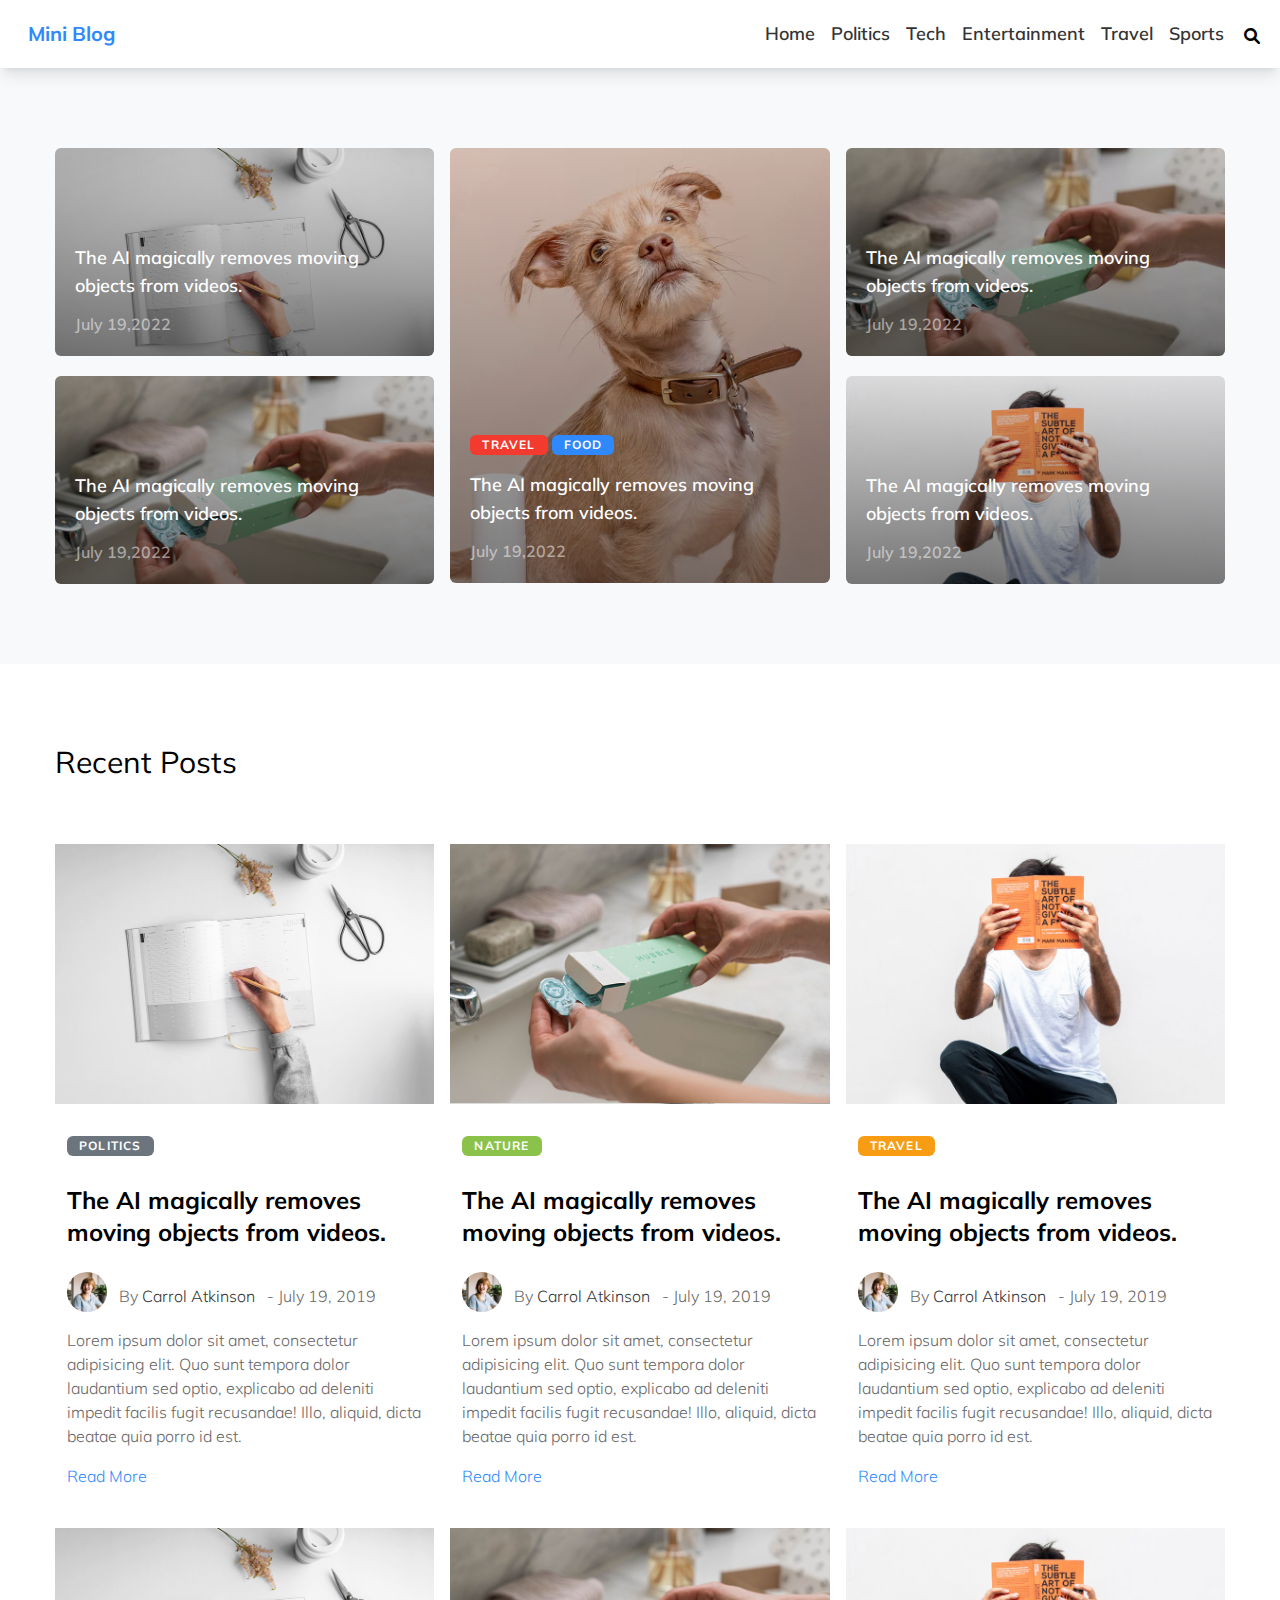
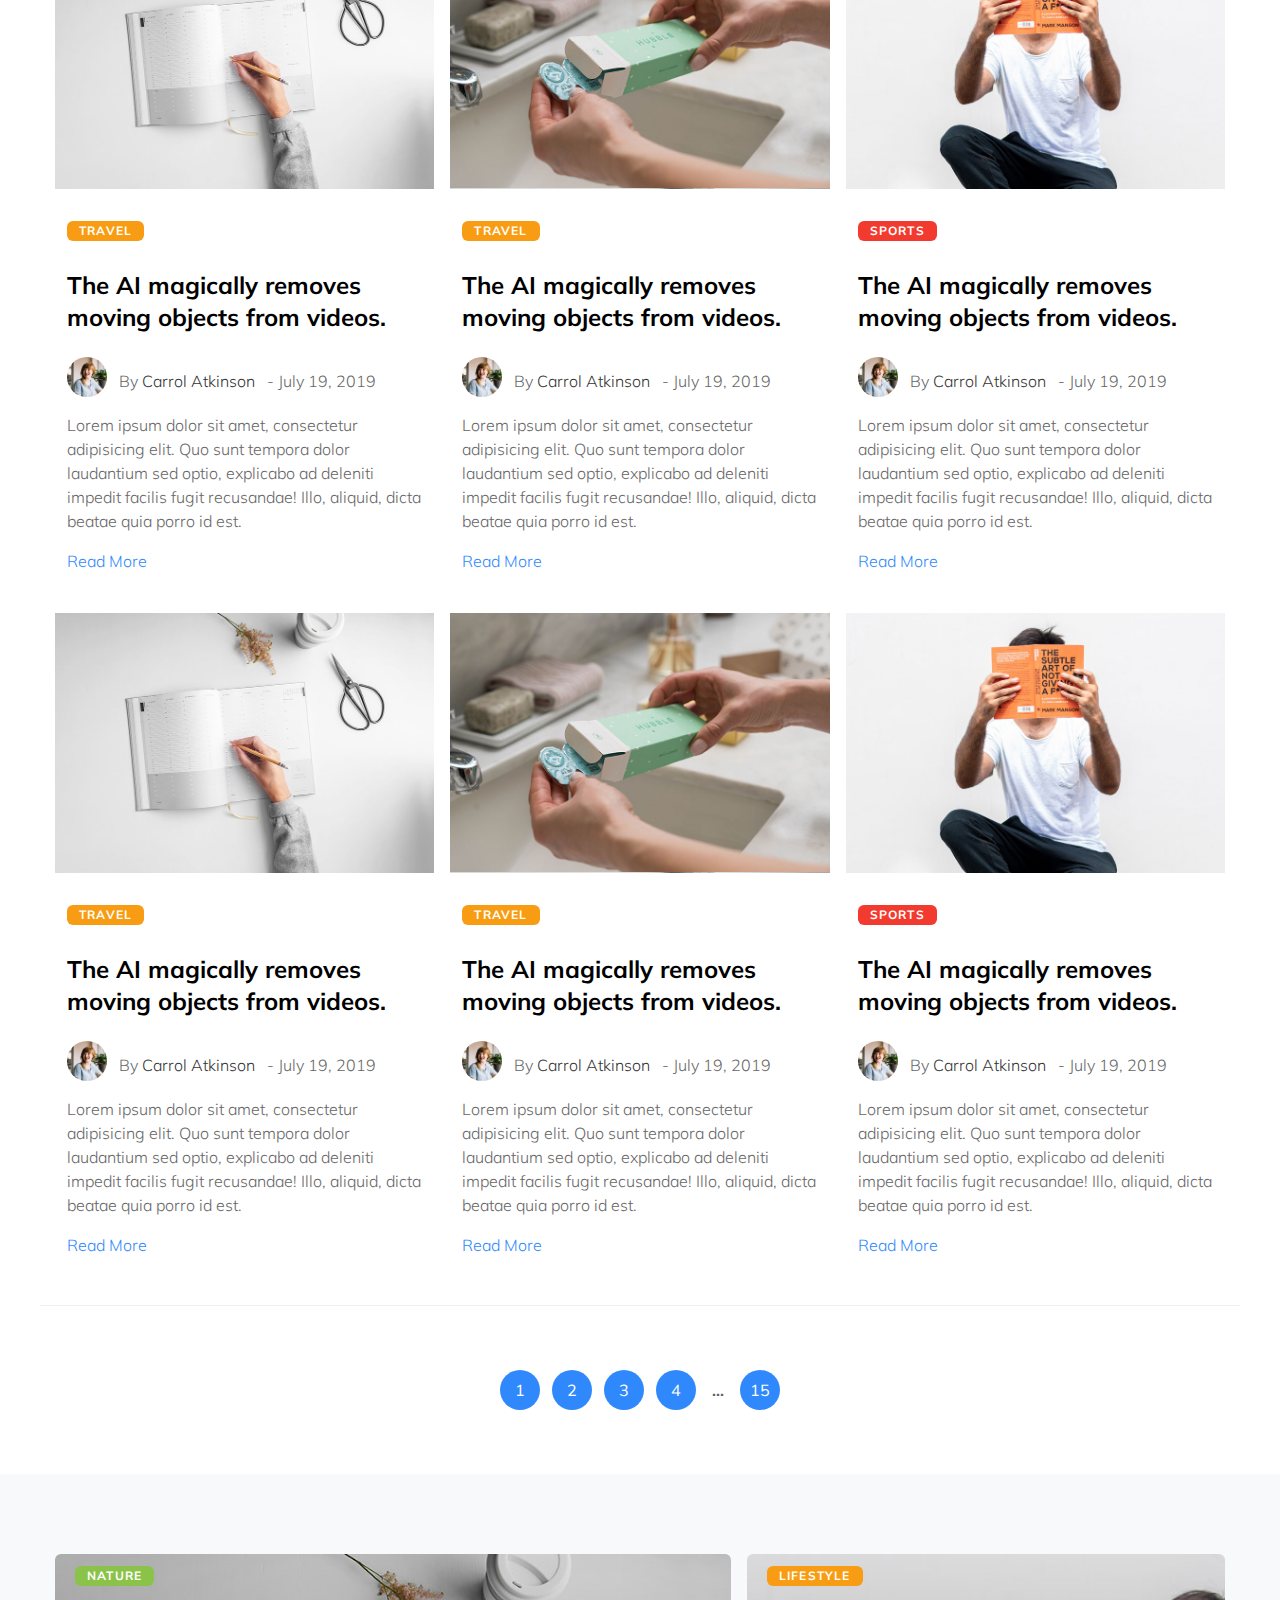
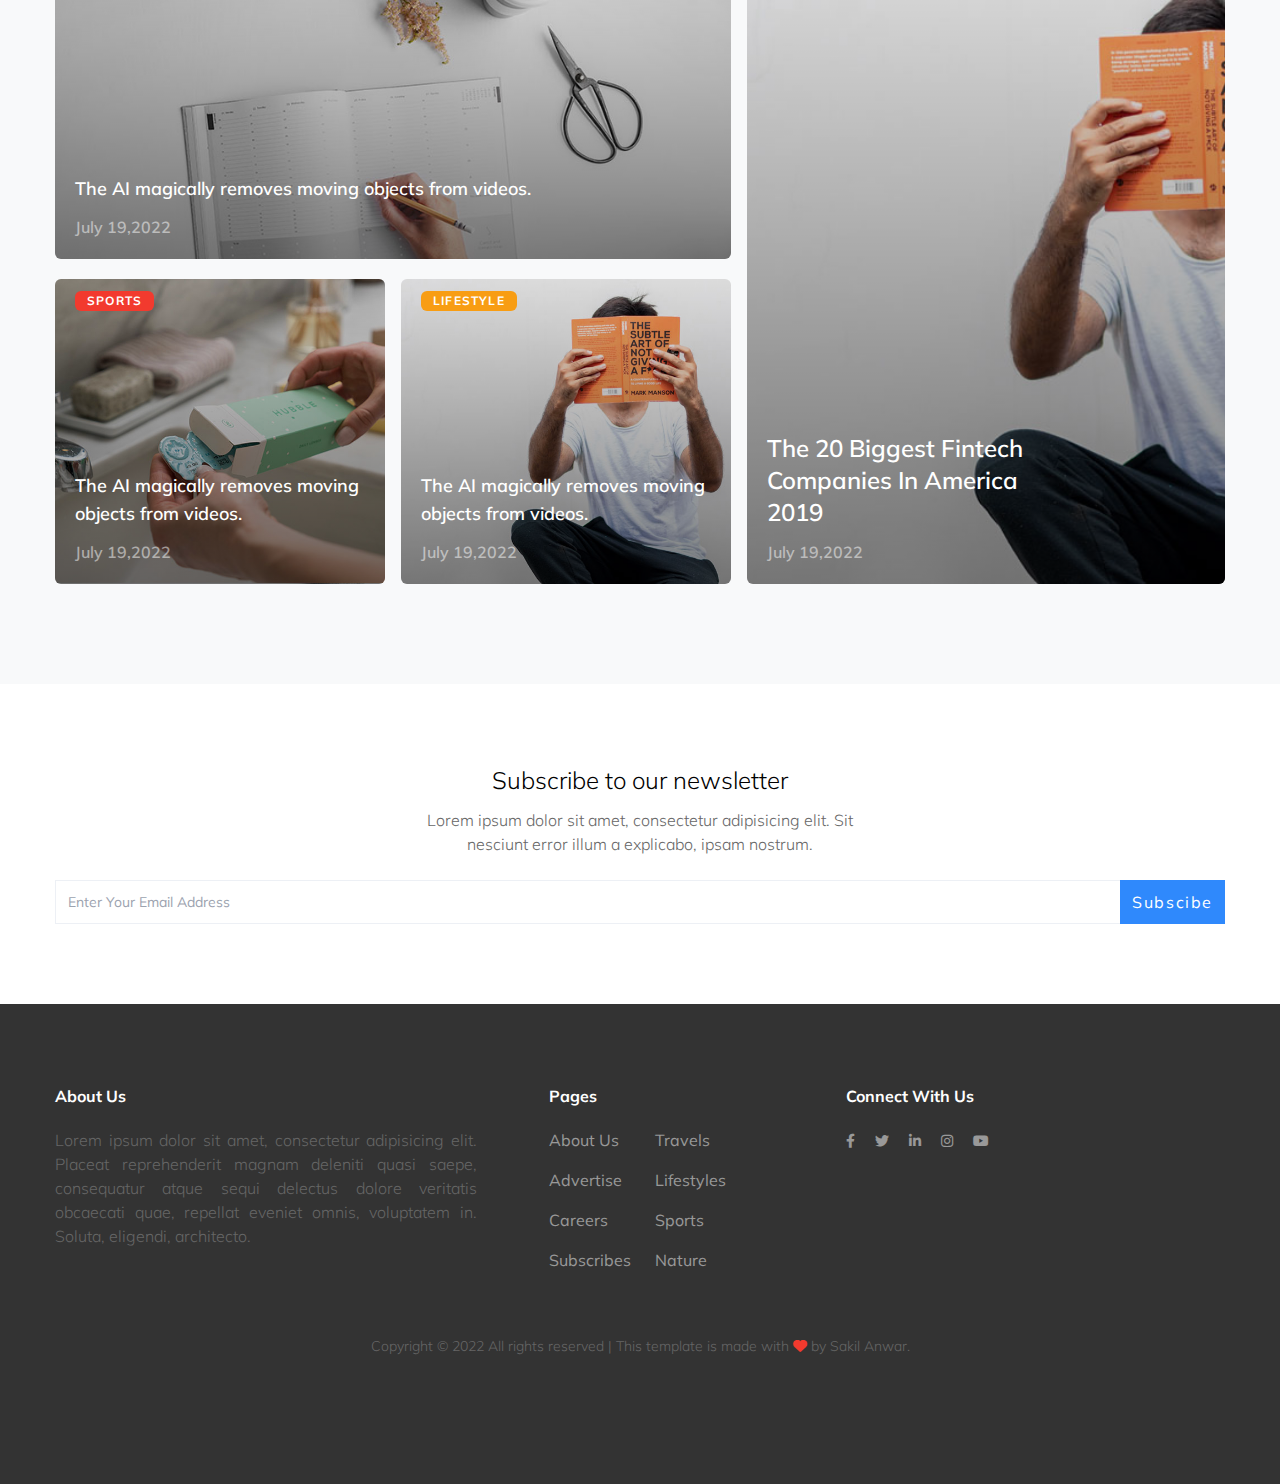
<file: index.html>
<!DOCTYPE html>
<html lang="en">

<head>
    <meta charset="UTF-8">
    <meta http-equiv="X-UA-Compatible" content="IE=edge">
    <meta name="viewport" content="width=device-width, initial-scale=1.0">
    <title>MiniBlog</title>
    <!-- css -->
    <link rel="stylesheet" href="assets/font-awesome.min.css">
    <link rel="stylesheet" href="vendor/aos/aos.min.css">
    <link rel="stylesheet" href="vendor/tingle/tingle.min.css">
    <link rel="stylesheet" href="vendor/tinyslider/tinyslider.css">
    <link rel="stylesheet" href="style.css">
</head>

<body class="font-mulish">
    <!-- header -->

    <header class="shadow-lg relative">
        <!-- nav area -->
        <div>
            <div class="row">
                <div class="col-span-3">
                    <!-- logo -->
                    <a href="#" class="block font-bold py-5 text-xl hover:text-blue pl-7 ">Mini Blog</a>
                </div>
                <!-- nav menu -->
                <div class="col-span-9 flex justify-end ">
                    <nav class="primaryNav hidden lg:block ">
                        <ul>
                            <li><a href="index.html">Home</a></li>
                            <li><a href="category.html">politics</a></li>
                            <li><a href="category.html">tech</a></li>
                            <li><a href="category.html">entertainment</a></li>
                            <li><a href="category.html">travel</a></li>
                            <li><a href="category.html">sports</a></li>
                        </ul>
                    </nav>
                    <div class="hidden lg:block pr-5">
                        <a href="#" class="block ml-5 pt-6 text-base hover:text-blue">
                            <i class="fa fa-search"></i>
                        </a>
                    </div>
                </div>
            </div>
            <!-- mobile menu bar -->
            <div class="absolute top-7 right-10 lg:hidden menuBarIcon">
                <button type="button" class="z-50 relative"><i class="fa fa-bars"></i></button>
            </div>
    </header>
    <!-- blog header -->
    <section class="bg-gray py-20">
        <div class="container">
            <div class="row">
                <div class="col-span-12 md:col-span-4">
                    <!-- featured blog left -->
                    <div>
                        <a href="single.html">
                            <div class="blog-card mb-5 bg-[url('./assets/img/blog/blog1.jpg')]">

                                <div class="relative">
                                    <h2 class="blog-title">The AI magically removes moving objects from videos.</h2>
                                    <span class="block text-lightwhite font-semibold">July 19,2022</span>
                                </div>

                            </div>
                        </a>
                        <a href="single.html">
                            <div class="blog-card bg-[url('./assets/img/blog/blog2.jpg')]">

                                <div class="relative">
                                    <h2 class="blog-title">The AI magically removes moving objects from videos.</h2>
                                    <span class="block text-lightwhite font-semibold">July 19,2022</span>
                                </div>
                            </div>
                        </a>
                    </div>

                </div>
                <div class="hidden md:block md:col-span-4">
                    <!-- featured blog big -->
                    <a href="single.html">
                        <div class="blog-card bg-[url('./assets/img/blog/blog5.jpg')] h-435">

                            <div class="relative">
                                <div class="mb-4">
                                    <a href="category.html" class="btn btn-danger">travel</a>
                                    <a href="category.html" class="btn btn-blue">Food</a>
                                </div>
                                <h2 class="blog-title">The AI magically removes moving objects from videos.</h2>
                                <span class="block text-lightwhite font-semibold">July 19,2022</span>
                            </div>
                        </div>
                    </a>
                    <!-- featuredd blog main -->
                </div>
                <div class="col-span-12 md:col-span-4">
                    <!-- featured blog right -->
                    <div>
                        <a href="#">
                            <div class="blog-card mb-5 bg-[url('./assets/img/blog/blog3.jpg')]">

                                <div class="relative">
                                    <h2 class="blog-title">The AI magically removes moving objects from videos.</h2>
                                    <span class="block text-lightwhite font-semibold">July 19,2022</span>
                                </div>

                            </div>
                        </a>
                        <a href="single.html">
                            <div class="blog-card bg-[url('./assets/img/blog/blog4.jpg')]">

                                <div class="relative">
                                    <h2 class="blog-title">The AI magically removes moving objects from videos.</h2>
                                    <span class="block text-lightwhite font-semibold">July 19,2022</span>
                                </div>
                            </div>
                        </a>
                    </div>

                </div>
            </div>
        </div>
    </section>
    <!-- recent post -->
    <section class="pt-20 ">
        <div class="container  border-b border-softwhite">
            <div class="row">
                <div class="col-span-12">
                    <div class="mb-16">
                        <h2 class="text-3xl font-normal">Recent Posts</h2>
                    </div>
                </div>
            </div>
            <!-- blog items -->
            <div class="row gap-y-10 pb-12">
                <div class="col-span-12 lg:col-span-4">
                    <div>
                        <!-- single blog post -->
                        <div>
                            <a href="single.html">
                                <img src="assets/img/blog/blog1.jpg" alt="blog thumbnail">
                            </a>
                        </div>
                        <!-- post excerpt -->
                        <div class="px-3">
                            <div class="my-7">
                                <!-- post category -->
                                <a href="category.html" class="btn btn-dark ">politics</a>
                            </div>
                            <div class="mb-6">
                                <a href="single.html">
                                    <!-- post title -->
                                    <h2>The AI magically removes moving objects from videos.</h2>
                                </a>
                            </div>
                            <div class="flex align-middle">
                                <!-- author meta -->
                                <figure>
                                    <img src="assets/img/author/author.webp" alt="author"
                                        class="h-10 w-10 rounded-full">
                                </figure>
                                <p><span class="pt-3 pl-3 inline-flex">By</span> <a href="#" class="text-black">Carrol
                                        Atkinson</a></p>
                                <p class="pt-3 ml-3">- July 19, 2019</p>
                            </div>
                            <div class="mt-4">
                                <!-- short desc -->
                                <p>Lorem ipsum dolor sit amet, consectetur adipisicing elit. Quo sunt tempora dolor
                                    laudantium sed optio, explicabo ad
                                    deleniti impedit facilis fugit recusandae! Illo, aliquid, dicta beatae quia porro id
                                    est.</p>
                            </div>
                            <div class="mt-4">
                                <!-- button -->
                                <a href="single.html" class="btn-noborder">Read More</a>
                            </div>
                        </div>
                        <!-- single blog post -->
                    </div>
                </div>
                <div class="col-span-12 lg:col-span-4">
                    <div>
                        <!-- single blog post -->
                        <div>
                            <a href="single.html">
                                <img src="assets/img/blog/blog2.jpg" alt="blog thumbnail">
                            </a>
                        </div>
                        <!-- post excerpt -->
                        <div class="px-3">
                            <div class="my-7">
                                <!-- post category -->
                                <a href="#" class="btn btn-green ">Nature</a>
                            </div>
                            <div class="mb-6">
                                <a href="single.html">
                                    <!-- post title -->
                                    <h2>The AI magically removes moving objects from videos.</h2>
                                </a>
                            </div>
                            <div class="flex align-middle">
                                <!-- author meta -->
                                <figure>
                                    <img src="assets/img/author/author.webp" alt="author"
                                        class="h-10 w-10 rounded-full">
                                </figure>
                                <p><span class="pt-3 pl-3 inline-flex">By</span> <a href="#" class="text-black">Carrol
                                        Atkinson</a></p>
                                <p class="pt-3 ml-3">- July 19, 2019</p>
                            </div>
                            <div class="mt-4">
                                <!-- short desc -->
                                <p>Lorem ipsum dolor sit amet, consectetur adipisicing elit. Quo sunt tempora dolor
                                    laudantium sed optio, explicabo ad
                                    deleniti impedit facilis fugit recusandae! Illo, aliquid, dicta beatae quia porro id
                                    est.</p>
                            </div>
                            <div class="mt-4">
                                <!-- button -->
                                <a href="single.html" class="btn-noborder">Read More</a>
                            </div>
                        </div>
                        <!-- single blog post -->
                    </div>
                </div>
                <div class="col-span-12 lg:col-span-4">
                    <div>
                        <!-- single blog post -->
                        <div>
                            <a href="single.html">
                                <img src="assets/img/blog/blog4.jpg" alt="blog thumbnail">
                            </a>
                        </div>
                        <!-- post excerpt -->
                        <div class="px-3">
                            <div class="my-7">
                                <!-- post category -->
                                <a href="category.html" class="btn btn-warning ">Travel</a>
                            </div>
                            <div class="mb-6">
                                <a href="single.html">
                                    <!-- post title -->
                                    <h2>The AI magically removes moving objects from videos.</h2>
                                </a>
                            </div>
                            <div class="flex align-middle">
                                <!-- author meta -->
                                <figure>
                                    <img src="assets/img/author/author.webp" alt="author"
                                        class="h-10 w-10 rounded-full">
                                </figure>
                                <p><span class="pt-3 pl-3 inline-flex">By</span> <a href="#" class="text-black">Carrol
                                        Atkinson</a></p>
                                <p class="pt-3 ml-3">- July 19, 2019</p>
                            </div>
                            <div class="mt-4">
                                <!-- short desc -->
                                <p>Lorem ipsum dolor sit amet, consectetur adipisicing elit. Quo sunt tempora dolor
                                    laudantium sed optio, explicabo ad
                                    deleniti impedit facilis fugit recusandae! Illo, aliquid, dicta beatae quia porro id
                                    est.</p>
                            </div>
                            <div class="mt-4">
                                <!-- button -->
                                <a href="#" class="btn-noborder">Read More</a>
                            </div>
                        </div>
                        <!-- single blog post -->
                    </div>
                </div>
                <div class="col-span-12 lg:col-span-4">
                    <div>
                        <!-- single blog post -->
                        <div>
                            <a href="single.html">
                                <img src="assets/img/blog/blog1.jpg" alt="blog thumbnail">
                            </a>
                        </div>
                        <!-- post excerpt -->
                        <div class="px-3">
                            <div class="my-7">
                                <!-- post category -->
                                <a href="category.html" class="btn btn-warning ">Travel</a>
                            </div>
                            <div class="mb-6">
                                <a href="single.html">
                                    <!-- post title -->
                                    <h2>The AI magically removes moving objects from videos.</h2>
                                </a>
                            </div>
                            <div class="flex align-middle">
                                <!-- author meta -->
                                <figure>
                                    <img src="assets/img/author/author.webp" alt="author"
                                        class="h-10 w-10 rounded-full">
                                </figure>
                                <p><span class="pt-3 pl-3 inline-flex">By</span> <a href="#" class="text-black">Carrol
                                        Atkinson</a></p>
                                <p class="pt-3 ml-3">- July 19, 2019</p>
                            </div>
                            <div class="mt-4">
                                <!-- short desc -->
                                <p>Lorem ipsum dolor sit amet, consectetur adipisicing elit. Quo sunt tempora dolor
                                    laudantium sed optio, explicabo ad
                                    deleniti impedit facilis fugit recusandae! Illo, aliquid, dicta beatae quia porro id
                                    est.</p>
                            </div>
                            <div class="mt-4">
                                <!-- button -->
                                <a href="#" class="btn-noborder">Read More</a>
                            </div>
                        </div>
                        <!-- single blog post -->
                    </div>
                </div>
                <div class="col-span-12 lg:col-span-4">
                    <div>
                        <!-- single blog post -->
                        <div>
                            <a href="#">
                                <img src="assets/img/blog/blog2.jpg" alt="blog thumbnail">
                            </a>
                        </div>
                        <!-- post excerpt -->
                        <div class="px-3">
                            <div class="my-7">
                                <!-- post category -->
                                <a href="category.html" class="btn btn-warning ">Travel</a>
                            </div>
                            <div class="mb-6">
                                <a href="single.html">
                                    <!-- post title -->
                                    <h2>The AI magically removes moving objects from videos.</h2>
                                </a>
                            </div>
                            <div class="flex align-middle">
                                <!-- author meta -->
                                <figure>
                                    <img src="assets/img/author/author.webp" alt="author"
                                        class="h-10 w-10 rounded-full">
                                </figure>
                                <p><span class="pt-3 pl-3 inline-flex">By</span> <a href="#" class="text-black">Carrol
                                        Atkinson</a></p>
                                <p class="pt-3 ml-3">- July 19, 2019</p>
                            </div>
                            <div class="mt-4">
                                <!-- short desc -->
                                <p>Lorem ipsum dolor sit amet, consectetur adipisicing elit. Quo sunt tempora dolor
                                    laudantium sed optio, explicabo ad
                                    deleniti impedit facilis fugit recusandae! Illo, aliquid, dicta beatae quia porro id
                                    est.</p>
                            </div>
                            <div class="mt-4">
                                <!-- button -->
                                <a href="#" class="btn-noborder">Read More</a>
                            </div>
                        </div>
                        <!-- single blog post -->
                    </div>
                </div>
                <div class="col-span-12 lg:col-span-4">
                    <div>
                        <!-- single blog post -->
                        <div>
                            <a href="single.html">
                                <img src="assets/img/blog/blog4.jpg" alt="blog thumbnail">
                            </a>
                        </div>
                        <!-- post excerpt -->
                        <div class="px-3">
                            <div class="my-7">
                                <!-- post category -->
                                <a href="category.html" class="btn btn-danger ">sports</a>
                            </div>
                            <div class="mb-6">
                                <a href="single.html">
                                    <!-- post title -->
                                    <h2>The AI magically removes moving objects from videos.</h2>
                                </a>
                            </div>
                            <div class="flex align-middle">
                                <!-- author meta -->
                                <figure>
                                    <img src="assets/img/author/author.webp" alt="author"
                                        class="h-10 w-10 rounded-full">
                                </figure>
                                <p><span class="pt-3 pl-3 inline-flex">By</span> <a href="#" class="text-black">Carrol
                                        Atkinson</a></p>
                                <p class="pt-3 ml-3">- July 19, 2019</p>
                            </div>
                            <div class="mt-4">
                                <!-- short desc -->
                                <p>Lorem ipsum dolor sit amet, consectetur adipisicing elit. Quo sunt tempora dolor
                                    laudantium sed optio, explicabo ad
                                    deleniti impedit facilis fugit recusandae! Illo, aliquid, dicta beatae quia porro id
                                    est.</p>
                            </div>
                            <div class="mt-4">
                                <!-- button -->
                                <a href="#" class="btn-noborder">Read More</a>
                            </div>
                        </div>
                        <!-- single blog post -->
                    </div>
                </div>
                <div class="col-span-12 lg:col-span-4">
                    <div>
                        <!-- single blog post -->
                        <div>
                            <a href="#">
                                <img src="assets/img/blog/blog1.jpg" alt="blog thumbnail">
                            </a>
                        </div>
                        <!-- post excerpt -->
                        <div class="px-3">
                            <div class="my-7">
                                <!-- post category -->
                                <a href="#" class="btn btn-warning ">Travel</a>
                            </div>
                            <div class="mb-6">
                                <a href="#">
                                    <!-- post title -->
                                    <h2>The AI magically removes moving objects from videos.</h2>
                                </a>
                            </div>
                            <div class="flex align-middle">
                                <!-- author meta -->
                                <figure>
                                    <img src="assets/img/author/author.webp" alt="author"
                                        class="h-10 w-10 rounded-full">
                                </figure>
                                <p><span class="pt-3 pl-3 inline-flex">By</span> <a href="#" class="text-black">Carrol
                                        Atkinson</a></p>
                                <p class="pt-3 ml-3">- July 19, 2019</p>
                            </div>
                            <div class="mt-4">
                                <!-- short desc -->
                                <p>Lorem ipsum dolor sit amet, consectetur adipisicing elit. Quo sunt tempora dolor
                                    laudantium sed optio, explicabo ad
                                    deleniti impedit facilis fugit recusandae! Illo, aliquid, dicta beatae quia porro id
                                    est.</p>
                            </div>
                            <div class="mt-4">
                                <!-- button -->
                                <a href="#" class="btn-noborder">Read More</a>
                            </div>
                        </div>
                        <!-- single blog post -->
                    </div>
                </div>
                <div class="col-span-12 lg:col-span-4">
                    <div>
                        <!-- single blog post -->
                        <div>
                            <a href="#">
                                <img src="assets/img/blog/blog2.jpg" alt="blog thumbnail">
                            </a>
                        </div>
                        <!-- post excerpt -->
                        <div class="px-3">
                            <div class="my-7">
                                <!-- post category -->
                                <a href="#" class="btn btn-warning ">Travel</a>
                            </div>
                            <div class="mb-6">
                                <a href="#">
                                    <!-- post title -->
                                    <h2>The AI magically removes moving objects from videos.</h2>
                                </a>
                            </div>
                            <div class="flex align-middle">
                                <!-- author meta -->
                                <figure>
                                    <img src="assets/img/author/author.webp" alt="author"
                                        class="h-10 w-10 rounded-full">
                                </figure>
                                <p><span class="pt-3 pl-3 inline-flex">By</span> <a href="#" class="text-black">Carrol
                                        Atkinson</a></p>
                                <p class="pt-3 ml-3">- July 19, 2019</p>
                            </div>
                            <div class="mt-4">
                                <!-- short desc -->
                                <p>Lorem ipsum dolor sit amet, consectetur adipisicing elit. Quo sunt tempora dolor
                                    laudantium sed optio, explicabo ad
                                    deleniti impedit facilis fugit recusandae! Illo, aliquid, dicta beatae quia porro id
                                    est.</p>
                            </div>
                            <div class="mt-4">
                                <!-- button -->
                                <a href="#" class="btn-noborder">Read More</a>
                            </div>
                        </div>
                        <!-- single blog post -->
                    </div>
                </div>
                <div class="col-span-12 lg:col-span-4">
                    <div>
                        <!-- single blog post -->
                        <div>
                            <a href="#">
                                <img src="assets/img/blog/blog4.jpg" alt="blog thumbnail">
                            </a>
                        </div>
                        <!-- post excerpt -->
                        <div class="px-3">
                            <div class="my-7">
                                <!-- post category -->
                                <a href="#" class="btn btn-danger ">sports</a>
                            </div>
                            <div class="mb-6">
                                <a href="#">
                                    <!-- post title -->
                                    <h2>The AI magically removes moving objects from videos.</h2>
                                </a>
                            </div>
                            <div class="flex align-middle">
                                <!-- author meta -->
                                <figure>
                                    <img src="assets/img/author/author.webp" alt="author"
                                        class="h-10 w-10 rounded-full">
                                </figure>
                                <p><span class="pt-3 pl-3 inline-flex">By</span> <a href="#" class="text-black">Carrol
                                        Atkinson</a></p>
                                <p class="pt-3 ml-3">- July 19, 2019</p>
                            </div>
                            <div class="mt-4">
                                <!-- short desc -->
                                <p>Lorem ipsum dolor sit amet, consectetur adipisicing elit. Quo sunt tempora dolor
                                    laudantium sed optio, explicabo ad
                                    deleniti impedit facilis fugit recusandae! Illo, aliquid, dicta beatae quia porro id
                                    est.</p>
                            </div>
                            <div class="mt-4">
                                <!-- button -->
                                <a href="#" class="btn-noborder">Read More</a>
                            </div>
                        </div>
                        <!-- single blog post -->
                    </div>
                </div>
            </div>
        </div>
    </section>
    <!-- custom pagination -->
    <section class="py-16">
        <div class="container">
            <div class="row">
                <div class="col-span-12 text-center">
                    <div class="custom-pagination">
                        <a href="#">1</a>
                        <a href="#">2</a>
                        <a href="#">3</a>
                        <a href="#">4</a>
                        <span class="text-shadow font-bold mx-2">...</span>
                        <a href="#">15</a>
                    </div>
                </div>
            </div>
        </div>
    </section>
    <!-- feataured posts -->
    <section class="bg-gray py-20">
        <div class="container">
            <div class="row">
                <div class="col-span-12 lg:col-span-7 ">
                    <a href="#">
                        <div class="blog-card relative h-305 mb-5 bg-[url('./assets/img/blog/blog1.jpg')]">
                            <div class="absolute top-2 left">
                                <a href="#" class="btn btn-green">nature</a>
                            </div>
                            <div class="relative">
                                <h2 class="blog-title">The AI magically removes moving objects from videos.</h2>
                                <span class="block text-lightwhite font-semibold">July 19,2022</span>
                            </div>

                        </div>
                    </a>
                    <!-- small post -->
                    <div class="row">
                        <div class="col-span-12 lg:col-span-6">
                            <a href="#">
                                <div class="blog-card relative h-305 mb-5 bg-[url('./assets/img/blog/blog2.jpg')]">
                                    <div class="absolute top-2 left">
                                        <a href="#" class="btn btn-danger">sports</a>
                                    </div>
                                    <div class="relative">
                                        <h2 class="blog-title">The AI magically removes moving objects from videos.</h2>
                                        <span class="block text-lightwhite font-semibold">July 19,2022</span>
                                    </div>

                                </div>
                            </a>
                        </div>
                        <div class="col-span-12 lg:col-span-6">
                            <a href="#">
                                <div class="blog-card relative h-305 mb-5 bg-[url('./assets/img/blog/blog4.jpg')]">
                                    <div class="absolute top-2 left">
                                        <a href="#" class="btn btn-warning">lifestyle</a>
                                    </div>
                                    <div class="relative">
                                        <h2 class="blog-title">The AI magically removes moving objects from videos.</h2>
                                        <span class="block text-lightwhite font-semibold">July 19,2022</span>
                                    </div>

                                </div>
                            </a>
                        </div>
                    </div>
                </div>
                <div class="col-span-12  lg:col-span-5">
                    <a href="#">
                        <div class="blog-card relative h-630 mb-5 bg-[url('./assets/img/blog/blog4.jpg')]">
                            <div class="absolute top-2 left">
                                <a href="#" class="btn btn-warning">lifestyle</a>
                            </div>
                            <div class="relative">
                                <h2 class="blog-title text-2xl">The 20 Biggest Fintech <br> Companies In America <br>
                                    2019</h2>
                                <span class="block text-lightwhite font-semibold">July 19,2022</span>
                            </div>

                        </div>
                    </a>
                </div>
            </div>
        </div>
    </section>
    <!-- subscribe  -->
    <section class="py-20">
        <div class="container">
            <div class="row">
                <div class="col-span-12">
                    <div class="text-center">
                        <h2 class="font-light mb-3">Subscribe to our newsletter</h2>
                        <p>Lorem ipsum dolor sit amet, consectetur adipisicing elit. Sit <br> nesciunt error illum a
                            explicabo, ipsam nostrum.</p>
                        <!-- form -->
                        <form action="#" class="mt-6">
                            <div class="flex justify-center">
                                <input type="email" placeholder="enter your email address" class="form-control">
                                <input type="submit" class="btn btn-primary" value="subscibe">
                            </div>
                        </form>
                    </div>
                </div>
            </div>
        </div>
    </section>
    <!-- footer -->
    <footer class="bg-black py-20">
        <div class="container">
            <div class="row">
                <div class="col-span-12  smd:col-span-6 lg:col-span-5">

                    <div class="md:pr-14">
                        <!-- footer heading -->
                        <div>
                            <h2 class="footer-title">About Us</h2>
                        </div>
                        <div>
                            <p class="text-justify">Lorem ipsum dolor sit amet, consectetur adipisicing elit. Placeat
                                reprehenderit
                                magnam
                                deleniti quasi saepe, consequatur
                                atque sequi delectus dolore veritatis obcaecati quae, repellat eveniet omnis,
                                voluptatem
                                in.
                                Soluta, eligendi,
                                architecto.</p>
                        </div>
                    </div>
                </div>

                <div class="col-span-12 smd:col-span-6  md:col-span-3">
                    <div>
                        <h2 class="footer-title">Pages</h2>
                    </div>
                    <div class="flex justify-between sm:justify-start">
                        <!-- footer nav -->
                        <nav class="footer-nav ">
                            <ul>
                                <li><a href="#">About us</a></li>
                                <li><a href="#">Advertise</a></li>
                                <li><a href="#">careers</a></li>
                                <li><a href="#">subscribes</a></li>
                            </ul>
                        </nav>

                        <nav class="footer-nav  sm:pl-6">
                            <ul>
                                <li><a href="#">travels</a></li>
                                <li><a href="#">lifestyles</a></li>
                                <li><a href="#">sports</a></li>
                                <li><a href="#">nature</a></li>
                            </ul>
                        </nav>
                    </div>
                </div>

                <div class="col-span-12 md:col-span-4">
                    <div>
                        <div>
                            <h2 class="footer-title">Connect With Us</h2>
                        </div>
                        <!-- social menu -->
                        <div class="social-items">
                            <a href="#"><i class="fa-brands fa-facebook-f"></i></a>
                            <a href="#"><i class="fa-brands fa-twitter"></i></a>
                            <a href="#"><i class="fa-brands fa-linkedin-in"></i></a>
                            <a href="#"><i class="fa-brands fa-instagram"></i></a>
                            <a href="#"><i class="fa-brands fa-youtube"></i></a>
                        </div>
                    </div>
                </div>

            </div>
            <!-- footer bottom -->
            <div class="row">
                <div class="col-span-12 py-12 ">
                    <p class="text-center text-sm">
                        Copyright &copy; 2022 All rights reserved | This template is made with <i class="fa fa-heart text-danger"></i> by Sakil Anwar.
                    </p>
                </div>
            </div>
        </div>
    </footer>
    <script src="vendor/aos/aos.min.js"></script>
    <script src="vendor/tingle/tingle.min.js"></script>
    <script src="vendor/tinyslider/tinyslider.js"></script>
    <script src="./assets/js/script.js"></script>
    <script src="./assets/js/code.js"></script>
</body>

</html>
</file>
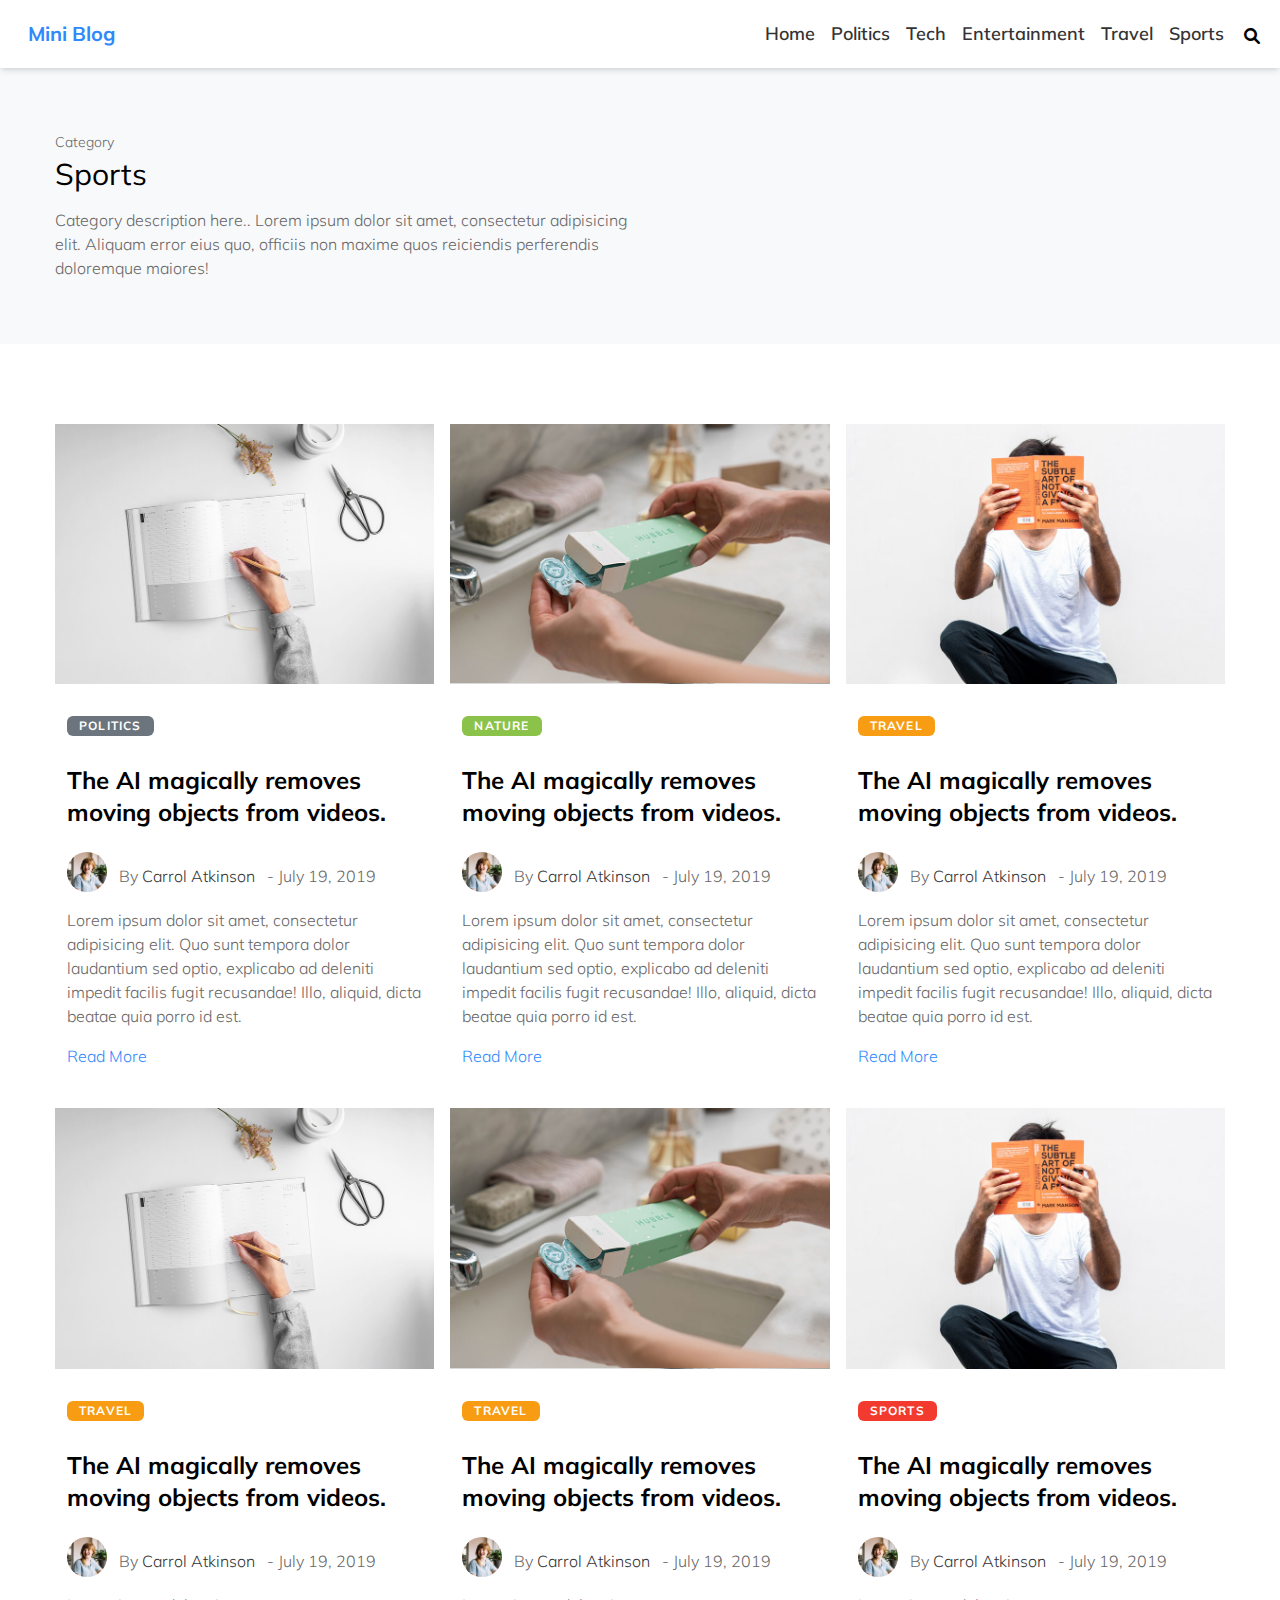
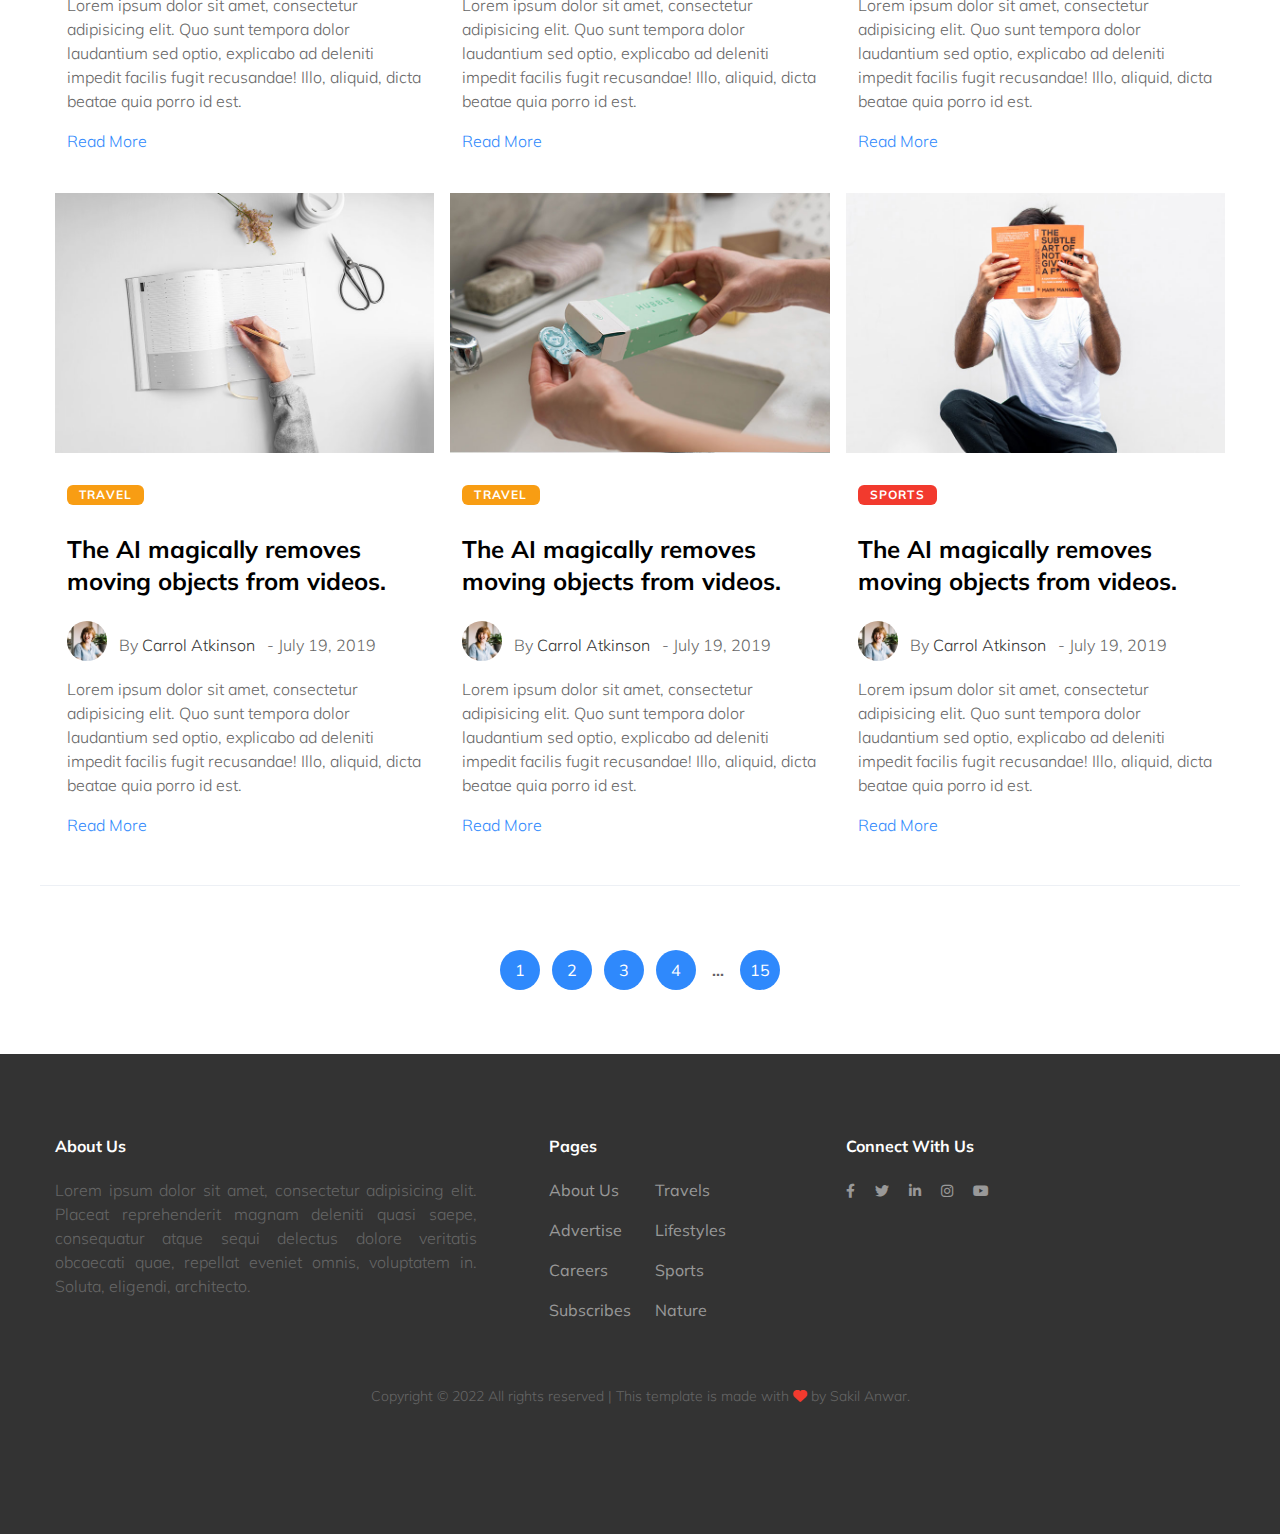
<file: category.html>
<!DOCTYPE html>
<html lang="en">

<head>
    <meta charset="UTF-8">
    <meta http-equiv="X-UA-Compatible" content="IE=edge">
    <meta name="viewport" content="width=device-width, initial-scale=1.0">
    <title>MiniBlog</title>
    <!-- css -->
    <link rel="stylesheet" href="assets/font-awesome.min.css">
    <link rel="stylesheet" href="vendor/aos/aos.min.css">
    <link rel="stylesheet" href="vendor/tingle/tingle.min.css">
    <link rel="stylesheet" href="vendor/tinyslider/tinyslider.css">
    <link rel="stylesheet" href="style.css">
</head>

<body class="font-mulish">
    <!-- header -->

    <header class="shadow-md relative">
        <!-- nav area -->
        <div>
            <div class="row">
                <div class="col-span-3">
                    <!-- logo -->
                    <a href="#" class="block font-bold py-5 text-xl hover:text-blue pl-7 ">Mini Blog</a>
                </div>
                <!-- nav menu -->
                <div class="col-span-9 flex justify-end">
                    <nav class="primaryNav hidden lg:block">
                        <ul>
                            <li><a href="index.html">Home</a></li>
                            <li><a href="category.html">politics</a></li>
                            <li><a href="category.html">tech</a></li>
                            <li><a href="category.html">entertainment</a></li>
                            <li><a href="category.html">travel</a></li>
                            <li><a href="category.html">sports</a></li>
                        </ul>
                    </nav>
                    <div class="hidden lg:block pr-5">
                        <a href="#" class="block ml-5 pt-6 text-base hover:text-blue">
                            <i class="fa fa-search"></i>
                        </a>
                    </div>
                </div>
            </div>
            <!-- mobile menu bar -->
            <div class="absolute top-7 right-10 lg:hidden menuBarIcon">
                <button type="button" class="z-50 relative"><i class="fa fa-bars"></i></button>
            </div>
    </header>
    <!-- category  page -->
    <section class="bg-gray py-16">
        <div class="container">
            <div class="row">
                <div class="col-span-12 lg:col-span-6">
                    <span class="text-secondary font-light block mb-1 text-sm">Category</span>
                    <h2 class="text-3xl font-normal mb-4">Sports</h2>
                    <p>Category description here.. Lorem ipsum dolor sit amet, consectetur adipisicing elit. Aliquam
                        error eius quo, officiis
                        non maxime quos reiciendis perferendis doloremque maiores!</p>
                </div>
            </div>
        </div>
    </section>
    <!-- recent post -->
    <section class="pt-20 ">
        <div class="container  border-b border-softwhite">
            <!-- blog items -->
            <div class="row gap-y-10 pb-12">
                <div class="col-span-12 lg:col-span-4">
                    <div>
                        <!-- single blog post -->
                        <div>
                            <a href="single.html">
                                <img src="assets/img/blog/blog1.jpg" alt="blog thumbnail">
                            </a>
                        </div>
                        <!-- post excerpt -->
                        <div class="px-3">
                            <div class="my-7">
                                <!-- post category -->
                                <a href="category.html" class="btn btn-dark ">politics</a>
                            </div>
                            <div class="mb-6">
                                <a href="single.html">
                                    <!-- post title -->
                                    <h2>The AI magically removes moving objects from videos.</h2>
                                </a>
                            </div>
                            <div class="flex align-middle">
                                <!-- author meta -->
                                <figure>
                                    <img src="assets/img/author/author.webp" alt="author"
                                        class="h-10 w-10 rounded-full">
                                </figure>
                                <p><span class="pt-3 pl-3 inline-flex">By</span> <a href="#" class="text-black">Carrol
                                        Atkinson</a></p>
                                <p class="pt-3 ml-3">- July 19, 2019</p>
                            </div>
                            <div class="mt-4">
                                <!-- short desc -->
                                <p>Lorem ipsum dolor sit amet, consectetur adipisicing elit. Quo sunt tempora dolor
                                    laudantium sed optio, explicabo ad
                                    deleniti impedit facilis fugit recusandae! Illo, aliquid, dicta beatae quia porro id
                                    est.</p>
                            </div>
                            <div class="mt-4">
                                <!-- button -->
                                <a href="#" class="btn-noborder">Read More</a>
                            </div>
                        </div>
                        <!-- single blog post -->
                    </div>
                </div>
                <div class="col-span-12 lg:col-span-4">
                    <div>
                        <!-- single blog post -->
                        <div>
                            <a href="#">
                                <img src="assets/img/blog/blog2.jpg" alt="blog thumbnail">
                            </a>
                        </div>
                        <!-- post excerpt -->
                        <div class="px-3">
                            <div class="my-7">
                                <!-- post category -->
                                <a href="#" class="btn btn-green ">Nature</a>
                            </div>
                            <div class="mb-6">
                                <a href="#">
                                    <!-- post title -->
                                    <h2>The AI magically removes moving objects from videos.</h2>
                                </a>
                            </div>
                            <div class="flex align-middle">
                                <!-- author meta -->
                                <figure>
                                    <img src="assets/img/author/author.webp" alt="author"
                                        class="h-10 w-10 rounded-full">
                                </figure>
                                <p><span class="pt-3 pl-3 inline-flex">By</span> <a href="#" class="text-black">Carrol
                                        Atkinson</a></p>
                                <p class="pt-3 ml-3">- July 19, 2019</p>
                            </div>
                            <div class="mt-4">
                                <!-- short desc -->
                                <p>Lorem ipsum dolor sit amet, consectetur adipisicing elit. Quo sunt tempora dolor
                                    laudantium sed optio, explicabo ad
                                    deleniti impedit facilis fugit recusandae! Illo, aliquid, dicta beatae quia porro id
                                    est.</p>
                            </div>
                            <div class="mt-4">
                                <!-- button -->
                                <a href="#" class="btn-noborder">Read More</a>
                            </div>
                        </div>
                        <!-- single blog post -->
                    </div>
                </div>
                <div class="col-span-12 lg:col-span-4">
                    <div>
                        <!-- single blog post -->
                        <div>
                            <a href="#">
                                <img src="assets/img/blog/blog4.jpg" alt="blog thumbnail">
                            </a>
                        </div>
                        <!-- post excerpt -->
                        <div class="px-3">
                            <div class="my-7">
                                <!-- post category -->
                                <a href="#" class="btn btn-warning ">Travel</a>
                            </div>
                            <div class="mb-6">
                                <a href="#">
                                    <!-- post title -->
                                    <h2>The AI magically removes moving objects from videos.</h2>
                                </a>
                            </div>
                            <div class="flex align-middle">
                                <!-- author meta -->
                                <figure>
                                    <img src="assets/img/author/author.webp" alt="author"
                                        class="h-10 w-10 rounded-full">
                                </figure>
                                <p><span class="pt-3 pl-3 inline-flex">By</span> <a href="#" class="text-black">Carrol
                                        Atkinson</a></p>
                                <p class="pt-3 ml-3">- July 19, 2019</p>
                            </div>
                            <div class="mt-4">
                                <!-- short desc -->
                                <p>Lorem ipsum dolor sit amet, consectetur adipisicing elit. Quo sunt tempora dolor
                                    laudantium sed optio, explicabo ad
                                    deleniti impedit facilis fugit recusandae! Illo, aliquid, dicta beatae quia porro id
                                    est.</p>
                            </div>
                            <div class="mt-4">
                                <!-- button -->
                                <a href="#" class="btn-noborder">Read More</a>
                            </div>
                        </div>
                        <!-- single blog post -->
                    </div>
                </div>
                <div class="col-span-12 lg:col-span-4">
                    <div>
                        <!-- single blog post -->
                        <div>
                            <a href="#">
                                <img src="assets/img/blog/blog1.jpg" alt="blog thumbnail">
                            </a>
                        </div>
                        <!-- post excerpt -->
                        <div class="px-3">
                            <div class="my-7">
                                <!-- post category -->
                                <a href="#" class="btn btn-warning ">Travel</a>
                            </div>
                            <div class="mb-6">
                                <a href="#">
                                    <!-- post title -->
                                    <h2>The AI magically removes moving objects from videos.</h2>
                                </a>
                            </div>
                            <div class="flex align-middle">
                                <!-- author meta -->
                                <figure>
                                    <img src="assets/img/author/author.webp" alt="author"
                                        class="h-10 w-10 rounded-full">
                                </figure>
                                <p><span class="pt-3 pl-3 inline-flex">By</span> <a href="#" class="text-black">Carrol
                                        Atkinson</a></p>
                                <p class="pt-3 ml-3">- July 19, 2019</p>
                            </div>
                            <div class="mt-4">
                                <!-- short desc -->
                                <p>Lorem ipsum dolor sit amet, consectetur adipisicing elit. Quo sunt tempora dolor
                                    laudantium sed optio, explicabo ad
                                    deleniti impedit facilis fugit recusandae! Illo, aliquid, dicta beatae quia porro id
                                    est.</p>
                            </div>
                            <div class="mt-4">
                                <!-- button -->
                                <a href="#" class="btn-noborder">Read More</a>
                            </div>
                        </div>
                        <!-- single blog post -->
                    </div>
                </div>
                <div class="col-span-12 lg:col-span-4">
                    <div>
                        <!-- single blog post -->
                        <div>
                            <a href="#">
                                <img src="assets/img/blog/blog2.jpg" alt="blog thumbnail">
                            </a>
                        </div>
                        <!-- post excerpt -->
                        <div class="px-3">
                            <div class="my-7">
                                <!-- post category -->
                                <a href="#" class="btn btn-warning ">Travel</a>
                            </div>
                            <div class="mb-6">
                                <a href="#">
                                    <!-- post title -->
                                    <h2>The AI magically removes moving objects from videos.</h2>
                                </a>
                            </div>
                            <div class="flex align-middle">
                                <!-- author meta -->
                                <figure>
                                    <img src="assets/img/author/author.webp" alt="author"
                                        class="h-10 w-10 rounded-full">
                                </figure>
                                <p><span class="pt-3 pl-3 inline-flex">By</span> <a href="#" class="text-black">Carrol
                                        Atkinson</a></p>
                                <p class="pt-3 ml-3">- July 19, 2019</p>
                            </div>
                            <div class="mt-4">
                                <!-- short desc -->
                                <p>Lorem ipsum dolor sit amet, consectetur adipisicing elit. Quo sunt tempora dolor
                                    laudantium sed optio, explicabo ad
                                    deleniti impedit facilis fugit recusandae! Illo, aliquid, dicta beatae quia porro id
                                    est.</p>
                            </div>
                            <div class="mt-4">
                                <!-- button -->
                                <a href="#" class="btn-noborder">Read More</a>
                            </div>
                        </div>
                        <!-- single blog post -->
                    </div>
                </div>
                <div class="col-span-12 lg:col-span-4">
                    <div>
                        <!-- single blog post -->
                        <div>
                            <a href="#">
                                <img src="assets/img/blog/blog4.jpg" alt="blog thumbnail">
                            </a>
                        </div>
                        <!-- post excerpt -->
                        <div class="px-3">
                            <div class="my-7">
                                <!-- post category -->
                                <a href="#" class="btn btn-danger ">sports</a>
                            </div>
                            <div class="mb-6">
                                <a href="#">
                                    <!-- post title -->
                                    <h2>The AI magically removes moving objects from videos.</h2>
                                </a>
                            </div>
                            <div class="flex align-middle">
                                <!-- author meta -->
                                <figure>
                                    <img src="assets/img/author/author.webp" alt="author"
                                        class="h-10 w-10 rounded-full">
                                </figure>
                                <p><span class="pt-3 pl-3 inline-flex">By</span> <a href="#" class="text-black">Carrol
                                        Atkinson</a></p>
                                <p class="pt-3 ml-3">- July 19, 2019</p>
                            </div>
                            <div class="mt-4">
                                <!-- short desc -->
                                <p>Lorem ipsum dolor sit amet, consectetur adipisicing elit. Quo sunt tempora dolor
                                    laudantium sed optio, explicabo ad
                                    deleniti impedit facilis fugit recusandae! Illo, aliquid, dicta beatae quia porro id
                                    est.</p>
                            </div>
                            <div class="mt-4">
                                <!-- button -->
                                <a href="#" class="btn-noborder">Read More</a>
                            </div>
                        </div>
                        <!-- single blog post -->
                    </div>
                </div>
                <div class="col-span-12 lg:col-span-4">
                    <div>
                        <!-- single blog post -->
                        <div>
                            <a href="#">
                                <img src="assets/img/blog/blog1.jpg" alt="blog thumbnail">
                            </a>
                        </div>
                        <!-- post excerpt -->
                        <div class="px-3">
                            <div class="my-7">
                                <!-- post category -->
                                <a href="#" class="btn btn-warning ">Travel</a>
                            </div>
                            <div class="mb-6">
                                <a href="#">
                                    <!-- post title -->
                                    <h2>The AI magically removes moving objects from videos.</h2>
                                </a>
                            </div>
                            <div class="flex align-middle">
                                <!-- author meta -->
                                <figure>
                                    <img src="assets/img/author/author.webp" alt="author"
                                        class="h-10 w-10 rounded-full">
                                </figure>
                                <p><span class="pt-3 pl-3 inline-flex">By</span> <a href="#" class="text-black">Carrol
                                        Atkinson</a></p>
                                <p class="pt-3 ml-3">- July 19, 2019</p>
                            </div>
                            <div class="mt-4">
                                <!-- short desc -->
                                <p>Lorem ipsum dolor sit amet, consectetur adipisicing elit. Quo sunt tempora dolor
                                    laudantium sed optio, explicabo ad
                                    deleniti impedit facilis fugit recusandae! Illo, aliquid, dicta beatae quia porro id
                                    est.</p>
                            </div>
                            <div class="mt-4">
                                <!-- button -->
                                <a href="#" class="btn-noborder">Read More</a>
                            </div>
                        </div>
                        <!-- single blog post -->
                    </div>
                </div>
                <div class="col-span-12 lg:col-span-4">
                    <div>
                        <!-- single blog post -->
                        <div>
                            <a href="#">
                                <img src="assets/img/blog/blog2.jpg" alt="blog thumbnail">
                            </a>
                        </div>
                        <!-- post excerpt -->
                        <div class="px-3">
                            <div class="my-7">
                                <!-- post category -->
                                <a href="#" class="btn btn-warning ">Travel</a>
                            </div>
                            <div class="mb-6">
                                <a href="#">
                                    <!-- post title -->
                                    <h2>The AI magically removes moving objects from videos.</h2>
                                </a>
                            </div>
                            <div class="flex align-middle">
                                <!-- author meta -->
                                <figure>
                                    <img src="assets/img/author/author.webp" alt="author"
                                        class="h-10 w-10 rounded-full">
                                </figure>
                                <p><span class="pt-3 pl-3 inline-flex">By</span> <a href="#" class="text-black">Carrol
                                        Atkinson</a></p>
                                <p class="pt-3 ml-3">- July 19, 2019</p>
                            </div>
                            <div class="mt-4">
                                <!-- short desc -->
                                <p>Lorem ipsum dolor sit amet, consectetur adipisicing elit. Quo sunt tempora dolor
                                    laudantium sed optio, explicabo ad
                                    deleniti impedit facilis fugit recusandae! Illo, aliquid, dicta beatae quia porro id
                                    est.</p>
                            </div>
                            <div class="mt-4">
                                <!-- button -->
                                <a href="#" class="btn-noborder">Read More</a>
                            </div>
                        </div>
                        <!-- single blog post -->
                    </div>
                </div>
                <div class="col-span-12 lg:col-span-4">
                    <div>
                        <!-- single blog post -->
                        <div>
                            <a href="#">
                                <img src="assets/img/blog/blog4.jpg" alt="blog thumbnail">
                            </a>
                        </div>
                        <!-- post excerpt -->
                        <div class="px-3">
                            <div class="my-7">
                                <!-- post category -->
                                <a href="#" class="btn btn-danger ">sports</a>
                            </div>
                            <div class="mb-6">
                                <a href="#">
                                    <!-- post title -->
                                    <h2>The AI magically removes moving objects from videos.</h2>
                                </a>
                            </div>
                            <div class="flex align-middle">
                                <!-- author meta -->
                                <figure>
                                    <img src="assets/img/author/author.webp" alt="author"
                                        class="h-10 w-10 rounded-full">
                                </figure>
                                <p><span class="pt-3 pl-3 inline-flex">By</span> <a href="#" class="text-black">Carrol
                                        Atkinson</a></p>
                                <p class="pt-3 ml-3">- July 19, 2019</p>
                            </div>
                            <div class="mt-4">
                                <!-- short desc -->
                                <p>Lorem ipsum dolor sit amet, consectetur adipisicing elit. Quo sunt tempora dolor
                                    laudantium sed optio, explicabo ad
                                    deleniti impedit facilis fugit recusandae! Illo, aliquid, dicta beatae quia porro id
                                    est.</p>
                            </div>
                            <div class="mt-4">
                                <!-- button -->
                                <a href="#" class="btn-noborder">Read More</a>
                            </div>
                        </div>
                        <!-- single blog post -->
                    </div>
                </div>
            </div>
        </div>
    </section>
    <!-- custom pagination -->
    <section class="py-16">
        <div class="container">
            <div class="row">
                <div class="col-span-12 text-center">
                    <div class="custom-pagination">
                        <a href="#">1</a>
                        <a href="#">2</a>
                        <a href="#">3</a>
                        <a href="#">4</a>
                        <span class="text-shadow font-bold mx-2">...</span>
                        <a href="#">15</a>
                    </div>
                </div>
            </div>
        </div>
    </section>

    <!-- footer -->
    <footer class="bg-black py-20">
        <div class="container">
            <div class="row">
                <div class="col-span-12  smd:col-span-6 lg:col-span-5">

                    <div class="md:pr-14">
                        <!-- footer heading -->
                        <div>
                            <h2 class="footer-title">About Us</h2>
                        </div>
                        <div>
                            <p class="text-justify">Lorem ipsum dolor sit amet, consectetur adipisicing elit. Placeat
                                reprehenderit
                                magnam
                                deleniti quasi saepe, consequatur
                                atque sequi delectus dolore veritatis obcaecati quae, repellat eveniet omnis,
                                voluptatem
                                in.
                                Soluta, eligendi,
                                architecto.</p>
                        </div>
                    </div>
                </div>

                <div class="col-span-12 smd:col-span-6  md:col-span-3">
                    <div>
                        <h2 class="footer-title">Pages</h2>
                    </div>
                    <div class="flex justify-between sm:justify-start">
                        <!-- footer nav -->
                        <nav class="footer-nav ">
                            <ul>
                                <li><a href="#">About us</a></li>
                                <li><a href="#">Advertise</a></li>
                                <li><a href="#">careers</a></li>
                                <li><a href="#">subscribes</a></li>
                            </ul>
                        </nav>

                        <nav class="footer-nav  sm:pl-6">
                            <ul>
                                <li><a href="#">travels</a></li>
                                <li><a href="#">lifestyles</a></li>
                                <li><a href="#">sports</a></li>
                                <li><a href="#">nature</a></li>
                            </ul>
                        </nav>
                    </div>
                </div>

                <div class="col-span-12 md:col-span-4">
                    <div>
                        <div>
                            <h2 class="footer-title">Connect With Us</h2>
                        </div>
                        <!-- social menu -->
                        <div class="social-items">
                            <a href="#"><i class="fa-brands fa-facebook-f"></i></a>
                            <a href="#"><i class="fa-brands fa-twitter"></i></a>
                            <a href="#"><i class="fa-brands fa-linkedin-in"></i></a>
                            <a href="#"><i class="fa-brands fa-instagram"></i></a>
                            <a href="#"><i class="fa-brands fa-youtube"></i></a>
                        </div>
                    </div>
                </div>

            </div>
            <!-- footer bottom -->
            <div class="row">
                <div class="col-span-12 py-12 ">
                    <p class="text-center text-sm">
                        Copyright &copy; 2022 All rights reserved | This template is made with <i
                            class="fa fa-heart text-danger"></i> by Sakil Anwar.
                    </p>
                </div>
            </div>
        </div>
    </footer>
    <script src="vendor/aos/aos.min.js"></script>
    <script src="vendor/tingle/tingle.min.js"></script>
    <script src="vendor/tinyslider/tinyslider.js"></script>
    <script src="./assets/js/script.js"></script>
    <script src="./assets/js/code.js"></script>
</body>

</html>
</file>
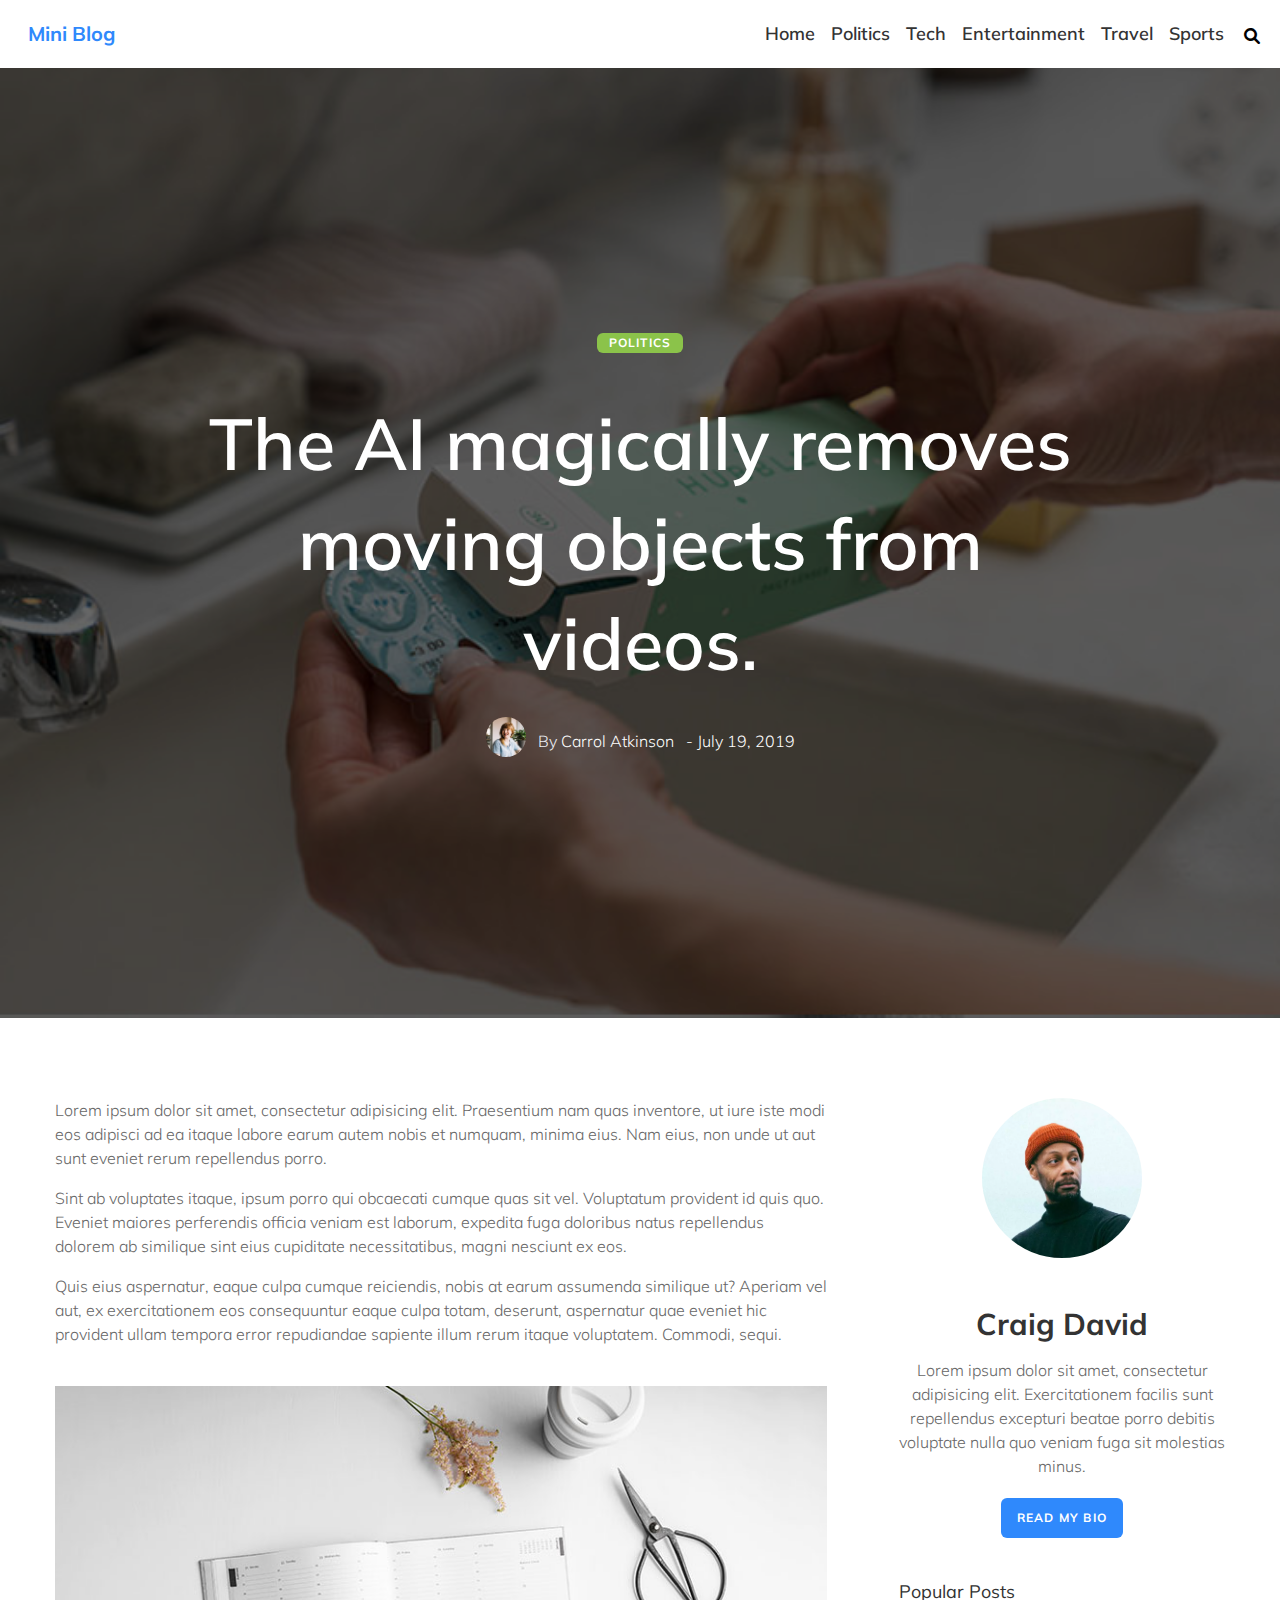
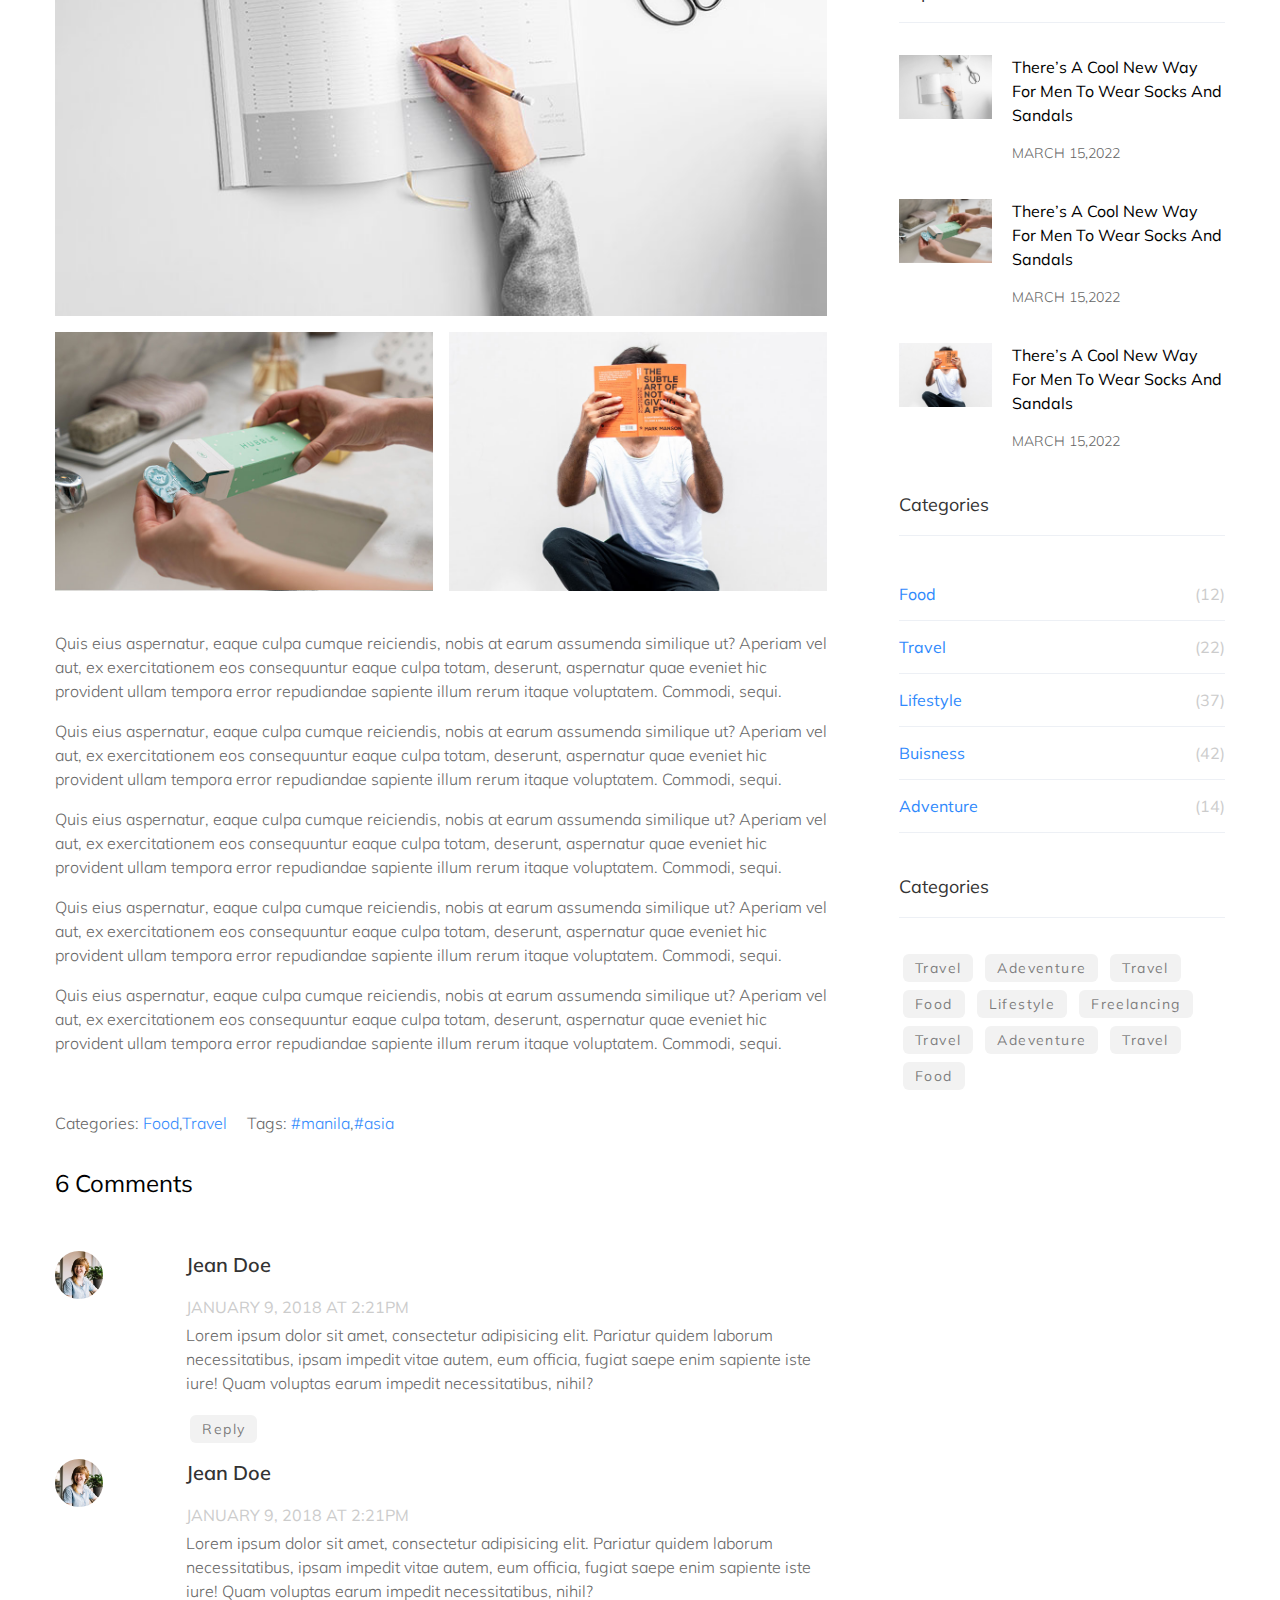
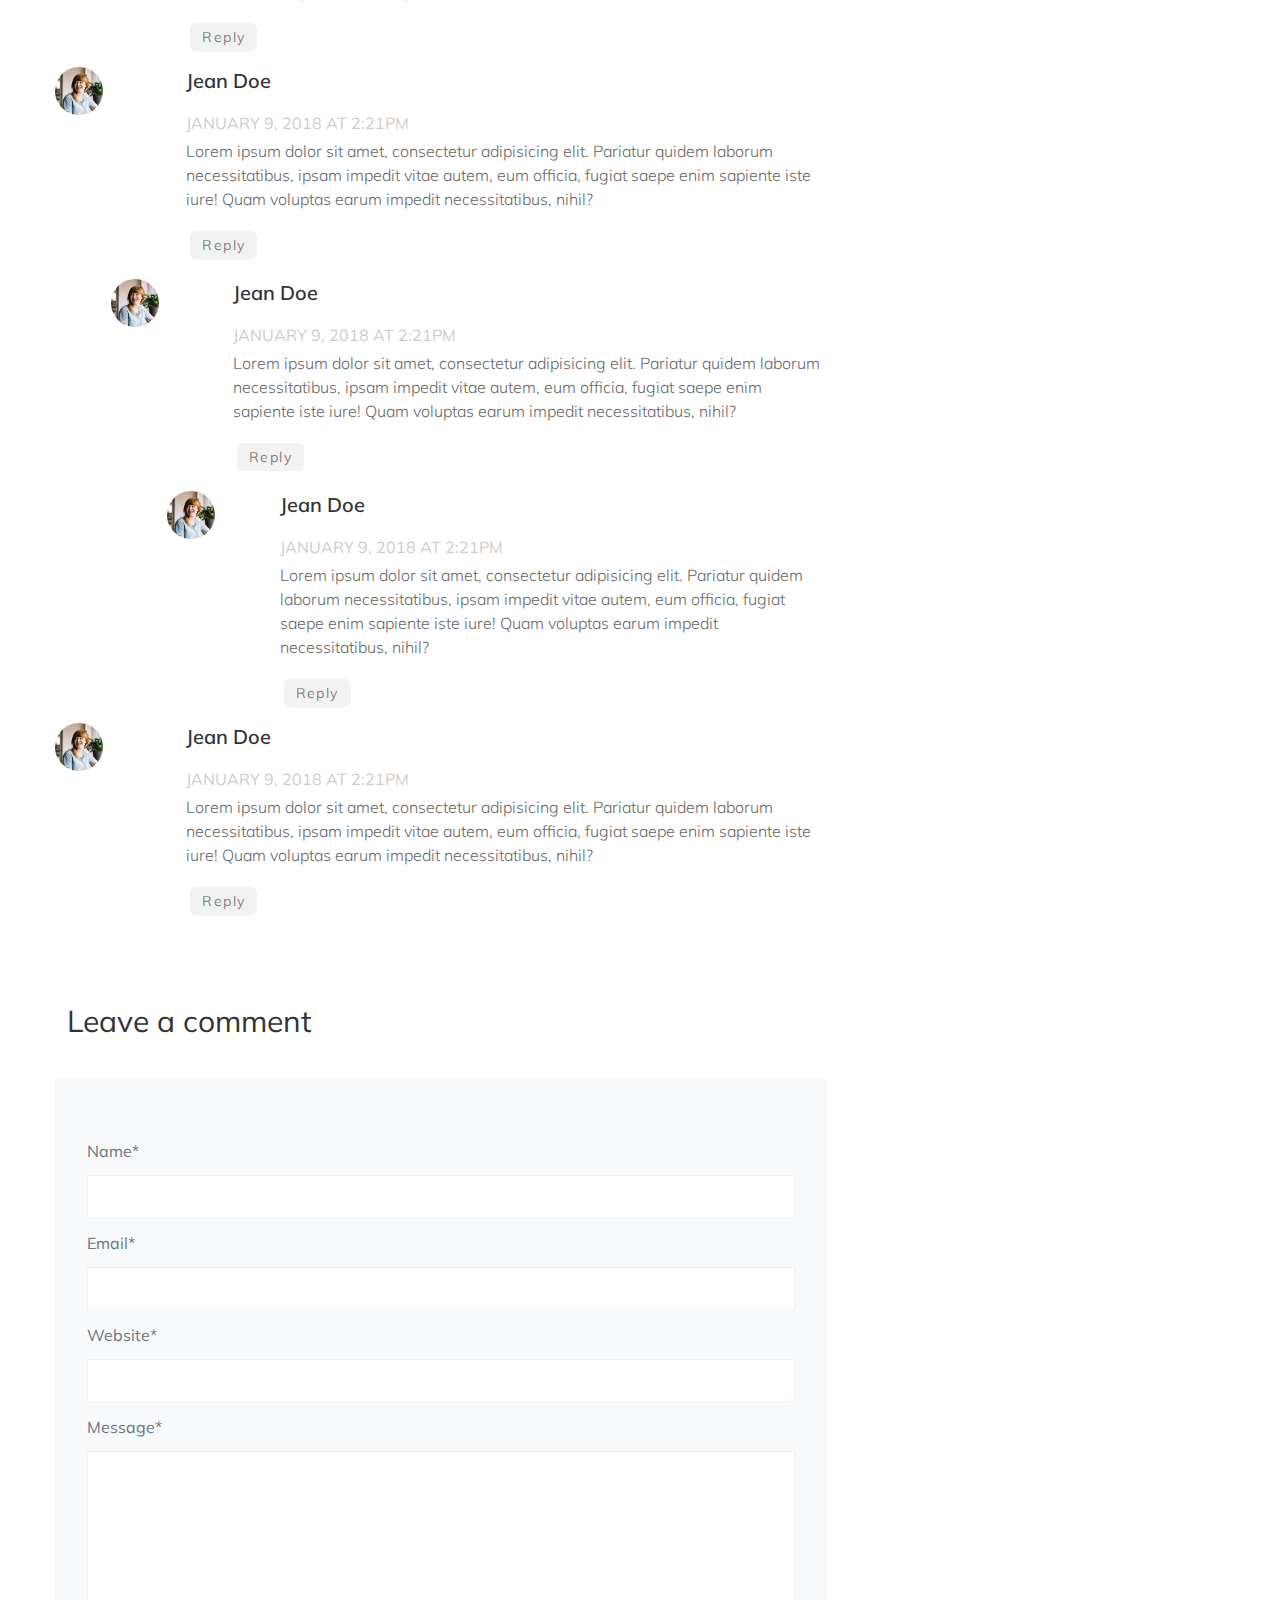
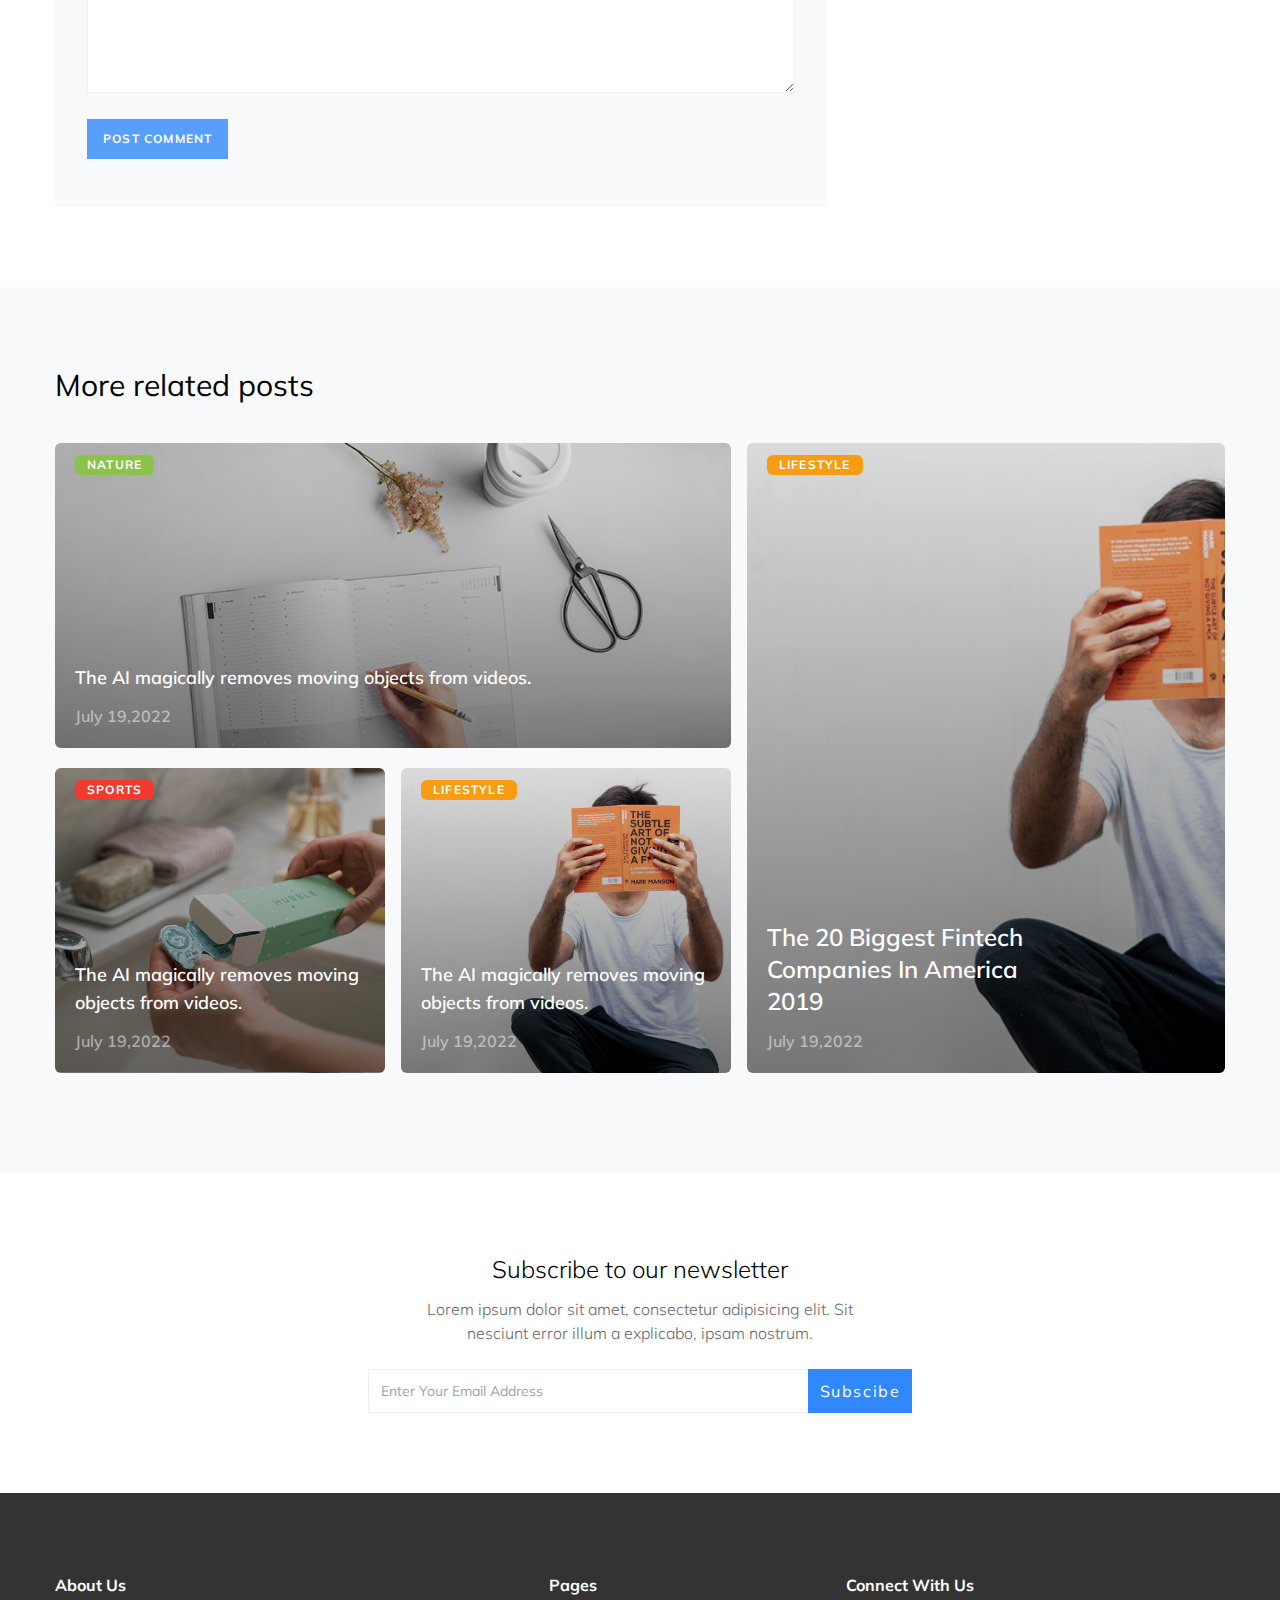
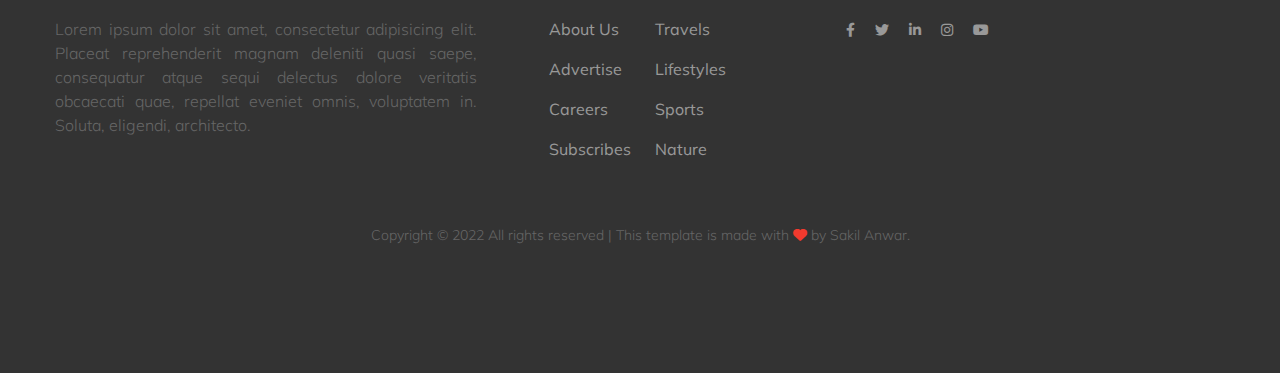
<file: single.html>
<!DOCTYPE html>
<html lang="en">

<head>
    <meta charset="UTF-8">
    <meta http-equiv="X-UA-Compatible" content="IE=edge">
    <meta name="viewport" content="width=device-width, initial-scale=1.0">
    <title>MiniBlog</title>
    <!-- css -->
    <link rel="stylesheet" href="assets/font-awesome.min.css">
    <link rel="stylesheet" href="vendor/aos/aos.min.css">
    <link rel="stylesheet" href="vendor/tingle/tingle.min.css">
    <link rel="stylesheet" href="vendor/tinyslider/tinyslider.css">
    <link rel="stylesheet" href="style.css">
</head>

<body class="font-mulish">
    <!-- header -->

    <header class="shadow-lg relative">
        <!-- nav area -->
        <div>
            <div class="row">
                <div class="col-span-3">
                    <!-- logo -->
                    <a href="#" class="block font-bold py-5 text-xl hover:text-blue pl-7 ">Mini Blog</a>
                </div>
                <!-- nav menu -->
                <div class="col-span-9 flex justify-end ">
                    <nav class="primaryNav hidden lg:block ">
                        <ul>
                            <li><a href="index.html">Home</a></li>
                            <li><a href="category.html">politics</a></li>
                            <li><a href="category.html">tech</a></li>
                            <li><a href="category.html">entertainment</a></li>
                            <li><a href="category.html">travel</a></li>
                            <li><a href="category.html">sports</a></li>
                        </ul>
                    </nav>
                    <div class="hidden lg:block pr-5">
                        <a href="#" class="block ml-5 pt-6 text-base hover:text-blue">
                            <i class="fa fa-search"></i>
                        </a>
                    </div>
                </div>
            </div>
            <!-- mobile menu bar -->
            <div class="absolute top-7 right-10 lg:hidden menuBarIcon">
                <button type="button" class="z-50 relative"><i class="fa fa-bars"></i></button>
            </div>
    </header>
    <!-- single post -->
    <div>
        <!-- post thumbnail -->
        <div class="
            bg-[url('assets/img/blog/blog2.jpg')]
            h-700 lg:h-950 bg-no-repeat bg-cover flex  justify-center items-center text-center
            relative before:absolute before:top-0 before:left-0 before:w-full before:h-100 before:bg-dark-overlay
            ">
            <!-- single blog post -->

            <!-- post excerpt -->
            <div class="relative">
                <div class="mb-10">
                    <!-- post category -->
                    <a href="#" class="btn btn-green ">politics</a>
                </div>
                <div class="mb-6">

                    <!-- post title -->
                    <h1>
                        <a href="#" class="text-2xl smd:text-4xl lg:text-7xl font-semibold leading-10 lg:leading-100 text-white">
                            The AI magically removes <br> moving objects from <br> videos.
                        </a>
                    </h1>

                </div>
                <div class="flex align-middle justify-center">
                    <!-- author meta -->
                    <figure>
                        <img src="assets/img/author/author.webp" alt="author" class="h-10 w-10 rounded-full">
                    </figure>
                    <p><span class="pt-3 pl-3 inline-flex text-softwhite">By</span> <a href="#"
                            class="text-white">Carrol
                            Atkinson</a></p>
                    <p class="pt-3 ml-3 text-white">- July 19, 2019</p>
                </div>

            </div>
            <!-- single blog post -->
        </div>
        <!-- post grid -->
        <div class="container py-20">
            <div class="row gap-6">
                <div class="col-span-12 lg:col-span-8">
                    <!-- post content -->
                    <div class="mb-4">
                        <p>Lorem ipsum dolor sit amet, consectetur adipisicing elit. Praesentium nam quas inventore, ut
                            iure
                            iste modi eos adipisci
                            ad ea itaque labore earum autem nobis et numquam, minima eius. Nam eius, non unde ut aut
                            sunt
                            eveniet rerum repellendus
                            porro.</p>
                    </div>
                    <div class="mb-4">
                        <p>
                            Sint ab voluptates itaque, ipsum porro qui obcaecati cumque quas sit vel. Voluptatum
                            provident
                            id quis quo. Eveniet
                            maiores perferendis officia veniam est laborum, expedita fuga doloribus natus repellendus
                            dolorem ab similique sint eius
                            cupiditate necessitatibus, magni nesciunt ex eos.
                        </p>
                    </div>
                    <div class="mb-4">
                        <p>
                            Quis eius aspernatur, eaque culpa cumque reiciendis, nobis at earum assumenda similique ut?
                            Aperiam vel aut, ex
                            exercitationem eos consequuntur eaque culpa totam, deserunt, aspernatur quae eveniet hic
                            provident ullam tempora error
                            repudiandae sapiente illum rerum itaque voluptatem. Commodi, sequi.
                        </p>
                    </div>
                    <!-- post gallary -->
                    <div class="row my-10">
                        <div class="col-span-12">
                            <img src="assets/img/blog/blog1.jpg" alt="">
                        </div>

                        <div class="col-span-6">
                            <img src="assets/img/blog/blog2.jpg" alt="">
                        </div>
                        <div class="col-span-6">
                            <img src="assets/img/blog/blog4.jpg" alt="">
                        </div>

                    </div>
                    <div class="mb-4">
                        <p>
                            Quis eius aspernatur, eaque culpa cumque reiciendis, nobis at earum assumenda similique ut?
                            Aperiam vel aut, ex
                            exercitationem eos consequuntur eaque culpa totam, deserunt, aspernatur quae eveniet hic
                            provident ullam tempora error
                            repudiandae sapiente illum rerum itaque voluptatem. Commodi, sequi.
                        </p>
                    </div>
                    <div class="mb-4">
                        <p>
                            Quis eius aspernatur, eaque culpa cumque reiciendis, nobis at earum assumenda similique ut?
                            Aperiam vel aut, ex
                            exercitationem eos consequuntur eaque culpa totam, deserunt, aspernatur quae eveniet hic
                            provident ullam tempora error
                            repudiandae sapiente illum rerum itaque voluptatem. Commodi, sequi.
                        </p>
                    </div>
                    <div class="mb-4">
                        <p>
                            Quis eius aspernatur, eaque culpa cumque reiciendis, nobis at earum assumenda similique ut?
                            Aperiam vel aut, ex
                            exercitationem eos consequuntur eaque culpa totam, deserunt, aspernatur quae eveniet hic
                            provident ullam tempora error
                            repudiandae sapiente illum rerum itaque voluptatem. Commodi, sequi.
                        </p>
                    </div>
                    <div class="mb-4">
                        <p>
                            Quis eius aspernatur, eaque culpa cumque reiciendis, nobis at earum assumenda similique ut?
                            Aperiam vel aut, ex
                            exercitationem eos consequuntur eaque culpa totam, deserunt, aspernatur quae eveniet hic
                            provident ullam tempora error
                            repudiandae sapiente illum rerum itaque voluptatem. Commodi, sequi.
                        </p>
                    </div>
                    <div class="mb-4">
                        <p>
                            Quis eius aspernatur, eaque culpa cumque reiciendis, nobis at earum assumenda similique ut?
                            Aperiam vel aut, ex
                            exercitationem eos consequuntur eaque culpa totam, deserunt, aspernatur quae eveniet hic
                            provident ullam tempora error
                            repudiandae sapiente illum rerum itaque voluptatem. Commodi, sequi.
                        </p>
                    </div>
                    <!-- post meta -->
                    <div class="mt-14">
                        <div class="flex">
                            <!-- categories -->
                            <p class="mr-5 post-meta-category">Categories: <a href="#">food</a>,<a href="#">travel</a>
                            </p>
                            <!-- tags -->
                            <p class="post-meta-tags">Tags: <a href="#">#manila</a>,<a href="#">#asia</a> </p>
                        </div>
                    </div>
                    <!-- comments area -->
                    <div>
                        <div class="my-8">
                            <h2 class="text-2xl font-normal">6 Comments</h2>
                        </div>
                        <ul class="py-5 space-y-3">
                            <!-- comment list -->

                            <li>
                                <div class="row ">
                                    <!-- img -->
                                    <div class="col-span-3 smd:col-span-2">
                                        <img src="assets/img/author/author.webp" alt="author"
                                            class="h-12 w-12 rounded-full ">
                                    </div>
                                    <div class="col-span-9 smd:col-span-10">
                                        <!-- text -->
                                        <h3 class="text-black font-semibold mb-4 text-xl">Jean Doe</h3>
                                        <span class="uppercase text-light-gray text-base mb-1 block">January 9, 2018 at
                                            2:21pm</span>
                                        <p>
                                            Lorem ipsum dolor sit amet, consectetur adipisicing elit. Pariatur quidem
                                            laborum
                                            necessitatibus, ipsam impedit vitae
                                            autem, eum officia, fugiat saepe enim sapiente iste iure! Quam voluptas
                                            earum
                                            impedit necessitatibus, nihil?
                                        </p>
                                        <div class="mt-4">
                                            <a href="#" class="btn btn-gray">reply</a>
                                        </div>
                                    </div>
                                </div>
                            </li>
                            <li>
                                <div class="row">
                                    <!-- img -->
                                    <div class="col-span-3 smd:col-span-2">
                                        <img src="assets/img/author/author.webp" alt="author"
                                            class="h-12 w-12 rounded-full ">
                                    </div>
                                    <div class="col-span-9 smd:col-span-10">
                                        <!-- text -->
                                        <h3 class="text-black font-semibold mb-4 text-xl">Jean Doe</h3>
                                        <span class="uppercase text-light-gray text-base mb-1 block">January 9, 2018 at
                                            2:21pm</span>
                                        <p>
                                            Lorem ipsum dolor sit amet, consectetur adipisicing elit. Pariatur quidem
                                            laborum
                                            necessitatibus, ipsam impedit vitae
                                            autem, eum officia, fugiat saepe enim sapiente iste iure! Quam voluptas
                                            earum
                                            impedit necessitatibus, nihil?
                                        </p>
                                        <div class="mt-4">
                                            <a href="#" class="btn btn-gray">reply</a>
                                        </div>
                                    </div>
                                </div>
                            </li>
                            <li>
                                <div class="row">
                                    <!-- img -->
                                    <div class="col-span-3 smd:col-span-2">
                                        <img src="assets/img/author/author.webp" alt="author"
                                            class="h-12 w-12 rounded-full ">
                                    </div>
                                    <div class="col-span-9 smd:col-span-10">
                                        <!-- text -->
                                        <h3 class="text-black font-semibold mb-4 text-xl">Jean Doe</h3>
                                        <span class="uppercase text-light-gray text-base mb-1 block">January 9, 2018 at
                                            2:21pm</span>
                                        <p>
                                            Lorem ipsum dolor sit amet, consectetur adipisicing elit. Pariatur quidem
                                            laborum
                                            necessitatibus, ipsam impedit vitae
                                            autem, eum officia, fugiat saepe enim sapiente iste iure! Quam voluptas
                                            earum
                                            impedit necessitatibus, nihil?
                                        </p>
                                        <div class="mt-4">
                                            <a href="#" class="btn btn-gray">reply</a>
                                        </div>
                                    </div>
                                </div>
                                <!-- children -->
                                <ul class="ml-14 mt-4">
                                    <li>
                                        <div class="row">
                                            <!-- img -->
                                            <div class="col-span-3 smd:col-span-2">
                                                <img src="assets/img/author/author.webp" alt="author"
                                                    class="h-12 w-12 rounded-full ">
                                            </div>
                                            <div class="col-span-9 smd:col-span-10">
                                                <!-- text -->
                                                <h3 class="text-black font-semibold mb-4 text-xl">Jean Doe</h3>
                                                <span class="uppercase text-light-gray text-base mb-1 block">January 9,
                                                    2018 at
                                                    2:21pm</span>
                                                <p>
                                                    Lorem ipsum dolor sit amet, consectetur adipisicing elit. Pariatur
                                                    quidem
                                                    laborum
                                                    necessitatibus, ipsam impedit vitae
                                                    autem, eum officia, fugiat saepe enim sapiente iste iure! Quam
                                                    voluptas
                                                    earum
                                                    impedit necessitatibus, nihil?
                                                </p>
                                                <div class="mt-4">
                                                    <a href="#" class="btn btn-gray">reply</a>
                                                </div>
                                            </div>
                                        </div>
                                        <ul class="ml-14 mt-4">
                                            <li>
                                                <div class="row">
                                                    <!-- img -->
                                                    <div class="col-span-3 smd:col-span-2">
                                                        <img src="assets/img/author/author.webp" alt="author"
                                                            class="h-12 w-12 rounded-full ">
                                                    </div>
                                                    <div class="col-span-9 smd:col-span-10">
                                                        <!-- text -->
                                                        <h3 class="text-black font-semibold mb-4 text-xl">Jean Doe</h3>
                                                        <span
                                                            class="uppercase text-light-gray text-base mb-1 block">January
                                                            9, 2018 at
                                                            2:21pm</span>
                                                        <p>
                                                            Lorem ipsum dolor sit amet, consectetur adipisicing elit.
                                                            Pariatur quidem
                                                            laborum
                                                            necessitatibus, ipsam impedit vitae
                                                            autem, eum officia, fugiat saepe enim sapiente iste iure!
                                                            Quam voluptas
                                                            earum
                                                            impedit necessitatibus, nihil?
                                                        </p>
                                                        <div class="mt-4">
                                                            <a href="#" class="btn btn-gray">reply</a>
                                                        </div>
                                                    </div>
                                                </div>
                                            </li>
                                        </ul>
                                    </li>
                                </ul>
                            </li>
                            <li>
                                <div class="row">
                                    <!-- img -->
                                    <div class="col-span-3 smd:col-span-2">
                                        <img src="assets/img/author/author.webp" alt="author"
                                            class="h-12 w-12 rounded-full ">
                                    </div>
                                    <div class="col-span-9 smd:col-span-10 ">
                                        <!-- text -->
                                        <h3 class="text-black font-semibold mb-4 text-xl">Jean Doe</h3>
                                        <span class="uppercase text-light-gray text-base mb-1 block">January
                                            9, 2018 at
                                            2:21pm</span>
                                        <p>
                                            Lorem ipsum dolor sit amet, consectetur adipisicing elit.
                                            Pariatur quidem
                                            laborum
                                            necessitatibus, ipsam impedit vitae
                                            autem, eum officia, fugiat saepe enim sapiente iste iure!
                                            Quam voluptas
                                            earum
                                            impedit necessitatibus, nihil?
                                        </p>
                                        <div class="mt-4">
                                            <a href="#" class="btn btn-gray">reply</a>
                                        </div>
                                    </div>
                                </div>
                            </li>
                            <!-- comment list -->



                        </ul>
                        <div class="pb-10 pl-3 pt-16">
                            <h2 class="text-3xl text-black font-normal">Leave a comment</h2>
                        </div>
                        <div class="bg-gray py-12 px-8">

                            <form action="#">
                                <label for="name">Name*</label>
                                <input type="text" class="form-control" id="name">
                                <label for="email">Email*</label>
                                <input type="email" class="form-control" id="email">
                                <label for="website">website*</label>
                                <input type="text" class="form-control" id="website">
                                <label for="message">message*</label>
                                <textarea rows="10" class="w-full focus:outline-none border border-softwhite"
                                    id="message"></textarea>
                                <button type="button"
                                    class="btn btn-blue mt-5 py-3 px-4 opacity-80 hover:opacity-100 rounded-none">post
                                    comment</button>
                            </form>
                        </div>

                    </div>
                </div>
                <div class="col-span-12 lg:col-span-4">
                    <!-- side bar -->
                    <div class="md:pl-12">
                        <!-- author -->
                        <div class="text-center">
                            <div class="flex justify-center ">
                                <img src="assets/img/author/author2.webp" alt="img" class="h-40 w-40 rounded-full">
                            </div>
                            <div>
                                <h2 class="mt-12 text-3xl text-black">Craig David</h2>
                                <div class=" mt-4">
                                    <p>Lorem ipsum dolor sit amet, consectetur adipisicing elit. Exercitationem facilis
                                        sunt
                                        repellendus excepturi beatae porro
                                        debitis voluptate nulla quo veniam fuga sit molestias minus.</p>
                                </div>
                            </div>
                            <div>
                                <a href="#" class="btn btn-blue py-3 px-4 mt-5 hover:bg-opacity-90">read my bio</a>
                            </div>
                        </div>


                        <!-- popular post -->
                        <div class="mt-10">
                            <h3 class="widget-title">popular posts</h3>
                            <div class="mt-8">
                                <ul class="space-y-9">
                                    <li>

                                        <a href="#" class="flex">
                                            <img src="assets/img/blog/blog1.jpg" alt="blog" class="h-16">
                                            <div class="ml-5">
                                                <h4 class="text-base capitalize">There’s a Cool New Way for Men to Wear
                                                    Socks and Sandals</h4>
                                                <span
                                                    class="block mt-4 text-secondary uppercase text-sm font-light">march
                                                    15,2022</span>
                                            </div>
                                        </a>

                                    </li>
                                    <li>

                                        <a href="#" class="flex">
                                            <img src="assets/img/blog/blog2.jpg" alt="blog" class="h-16">
                                            <div class="ml-5">
                                                <h4 class="text-base capitalize">There’s a Cool New Way for Men to Wear
                                                    Socks and Sandals</h4>
                                                <span
                                                    class="block mt-4 text-secondary uppercase text-sm font-light">march
                                                    15,2022</span>
                                            </div>
                                        </a>

                                    </li>
                                    <li>

                                        <a href="#" class="flex">
                                            <img src="assets/img/blog/blog4.jpg" alt="blog" class="h-16">
                                            <div class="ml-5">
                                                <h4 class="text-base capitalize">There’s a Cool New Way for Men to Wear
                                                    Socks and Sandals</h4>
                                                <span
                                                    class="block mt-4 text-secondary uppercase text-sm font-light">march
                                                    15,2022</span>
                                            </div>
                                        </a>

                                    </li>
                                </ul>
                            </div>
                        </div>
                        <!-- categories widget-->
                        <div class="mt-10 categories-widget">
                            <h3 class="widget-title">categories</h3>
                            <div class="mt-8">
                                <ul>
                                    <li><a href="#">food <span>(12)</span></a></li>
                                    <li><a href="#">travel <span>(22)</span></a></li>
                                    <li><a href="#">lifestyle <span>(37)</span></a></li>
                                    <li><a href="#">buisness <span>(42)</span></a></li>
                                    <li><a href="#">adventure <span>(14)</span></a></li>
                                </ul>
                            </div>
                        </div>
                        <!-- tags widget-->
                        <div class="mt-10 categories-widget">
                            <h3 class="widget-title">categories</h3>
                            <div class="mt-8">
                                <a href="#" class="btn btn-gray">travel</a>
                                <a href="#" class="btn btn-gray">adeventure</a>
                                <a href="#" class="btn btn-gray">travel</a>
                                <a href="#" class="btn btn-gray">food</a>
                                <a href="#" class="btn btn-gray">lifestyle</a>
                                <a href="#" class="btn btn-gray">freelancing</a>
                                <a href="#" class="btn btn-gray">travel</a>
                                <a href="#" class="btn btn-gray">adeventure</a>
                                <a href="#" class="btn btn-gray">travel</a>
                                <a href="#" class="btn btn-gray">food</a>
                            </div>
                        </div>
                    </div>
                </div>
            </div>

        </div>
    </div>


    <!-- feataured posts -->
    <section class="bg-gray py-20">
        <div class="container">
            <div class="row">
                <div class="col-span-12">
                    <h2 class="text-3xl font-normal mb-10">
                        More related posts
                    </h2>
                </div>
            </div>
            <div class="row">
                <div class="col-span-12 lg:col-span-7 ">
                    <a href="#">
                        <div class="blog-card relative h-305 mb-5 bg-[url('./assets/img/blog/blog1.jpg')]">
                            <div class="absolute top-2 left">
                                <a href="#" class="btn btn-green">nature</a>
                            </div>
                            <div class="relative">
                                <h2 class="blog-title">The AI magically removes moving objects from videos.</h2>
                                <span class="block text-lightwhite font-semibold">July 19,2022</span>
                            </div>

                        </div>
                    </a>
                    <!-- small post -->
                    <div class="row">
                        <div class="col-span-12 lg:col-span-6">
                            <a href="#">
                                <div class="blog-card relative h-305 mb-5 bg-[url('./assets/img/blog/blog2.jpg')]">
                                    <div class="absolute top-2 left">
                                        <a href="#" class="btn btn-danger">sports</a>
                                    </div>
                                    <div class="relative">
                                        <h2 class="blog-title">The AI magically removes moving objects from videos.</h2>
                                        <span class="block text-lightwhite font-semibold">July 19,2022</span>
                                    </div>

                                </div>
                            </a>
                        </div>
                        <div class="col-span-12 lg:col-span-6">
                            <a href="#">
                                <div class="blog-card relative h-305 mb-5 bg-[url('./assets/img/blog/blog4.jpg')]">
                                    <div class="absolute top-2 left">
                                        <a href="#" class="btn btn-warning">lifestyle</a>
                                    </div>
                                    <div class="relative">
                                        <h2 class="blog-title">The AI magically removes moving objects from videos.</h2>
                                        <span class="block text-lightwhite font-semibold">July 19,2022</span>
                                    </div>

                                </div>
                            </a>
                        </div>
                    </div>
                </div>
                <div class="col-span-12  lg:col-span-5">
                    <a href="#">
                        <div class="blog-card relative h-630 mb-5 bg-[url('./assets/img/blog/blog4.jpg')]">
                            <div class="absolute top-2 left">
                                <a href="#" class="btn btn-warning">lifestyle</a>
                            </div>
                            <div class="relative">
                                <h2 class="blog-title text-2xl">The 20 Biggest Fintech <br> Companies In America <br>
                                    2019</h2>
                                <span class="block text-lightwhite font-semibold">July 19,2022</span>
                            </div>

                        </div>
                    </a>
                </div>
            </div>
        </div>
    </section>
    <!-- subscribe  -->
    <section class="py-20">
        <div class="container">
            <div class="row">
                <div class="col-span-12">
                    <div class="text-center">
                        <h2 class="font-light mb-3">Subscribe to our newsletter</h2>
                        <p>Lorem ipsum dolor sit amet, consectetur adipisicing elit. Sit <br> nesciunt error illum a
                            explicabo, ipsam nostrum.</p>
                        <!-- form -->
                        <form action="#" class="mt-6">
                            <div class="flex justify-center">
                                <input type="email" placeholder="enter your email address" class="form-control max-w-md">
                                <input type="submit" class="btn btn-primary" value="subscibe">
                            </div>
                        </form>
                    </div>
                </div>
            </div>
        </div>
    </section>
    <!-- footer -->
    <footer class="bg-black py-20">
        <div class="container">
            <div class="row">
                <div class="col-span-12  smd:col-span-6 lg:col-span-5">

                    <div class="md:pr-14">
                        <!-- footer heading -->
                        <div>
                            <h2 class="footer-title">About Us</h2>
                        </div>
                        <div>
                            <p class="text-justify">Lorem ipsum dolor sit amet, consectetur adipisicing elit. Placeat
                                reprehenderit
                                magnam
                                deleniti quasi saepe, consequatur
                                atque sequi delectus dolore veritatis obcaecati quae, repellat eveniet omnis,
                                voluptatem
                                in.
                                Soluta, eligendi,
                                architecto.</p>
                        </div>
                    </div>
                </div>

                <div class="col-span-12 smd:col-span-6  md:col-span-3">
                    <div>
                        <h2 class="footer-title">Pages</h2>
                    </div>
                    <div class="flex justify-between sm:justify-start">
                        <!-- footer nav -->
                        <nav class="footer-nav ">
                            <ul>
                                <li><a href="#">About us</a></li>
                                <li><a href="#">Advertise</a></li>
                                <li><a href="#">careers</a></li>
                                <li><a href="#">subscribes</a></li>
                            </ul>
                        </nav>

                        <nav class="footer-nav  sm:pl-6">
                            <ul>
                                <li><a href="#">travels</a></li>
                                <li><a href="#">lifestyles</a></li>
                                <li><a href="#">sports</a></li>
                                <li><a href="#">nature</a></li>
                            </ul>
                        </nav>
                    </div>
                </div>

                <div class="col-span-12 md:col-span-4">
                    <div>
                        <div>
                            <h2 class="footer-title">Connect With Us</h2>
                        </div>
                        <!-- social menu -->
                        <div class="social-items">
                            <a href="#"><i class="fa-brands fa-facebook-f"></i></a>
                            <a href="#"><i class="fa-brands fa-twitter"></i></a>
                            <a href="#"><i class="fa-brands fa-linkedin-in"></i></a>
                            <a href="#"><i class="fa-brands fa-instagram"></i></a>
                            <a href="#"><i class="fa-brands fa-youtube"></i></a>
                        </div>
                    </div>
                </div>

            </div>
            <!-- footer bottom -->
            <div class="row">
                <div class="col-span-12 py-12 ">
                    <p class="text-center text-sm">
                        Copyright &copy; 2022 All rights reserved | This template is made with <i
                            class="fa fa-heart text-danger"></i> by Sakil Anwar.
                    </p>
                </div>
            </div>
        </div>
    </footer>
    <script src="vendor/aos/aos.min.js"></script>
    <script src="vendor/tingle/tingle.min.js"></script>
    <script src="vendor/tinyslider/tinyslider.js"></script>
    <script src="./assets/js/script.js"></script>
    <script src="./assets/js/code.js"></script>
</body>

</html>
</file>
<file: vendor/tinyslider/tinyslider.css>
.tns-outer{padding:0 !important}.tns-outer [hidden]{display:none !important}.tns-outer [aria-controls],.tns-outer [data-action]{cursor:pointer}.tns-slider{-webkit-transition:all 0s;-moz-transition:all 0s;transition:all 0s}.tns-slider>.tns-item{-webkit-box-sizing:border-box;-moz-box-sizing:border-box;box-sizing:border-box}.tns-horizontal.tns-subpixel{white-space:nowrap}.tns-horizontal.tns-subpixel>.tns-item{display:inline-block;vertical-align:top;white-space:normal}.tns-horizontal.tns-no-subpixel:after{content:'';display:table;clear:both}.tns-horizontal.tns-no-subpixel>.tns-item{float:left}.tns-horizontal.tns-carousel.tns-no-subpixel>.tns-item{margin-right:-100%}.tns-no-calc{position:relative;left:0}.tns-gallery{position:relative;left:0;min-height:1px}.tns-gallery>.tns-item{position:absolute;left:-100%;-webkit-transition:transform 0s, opacity 0s;-moz-transition:transform 0s, opacity 0s;transition:transform 0s, opacity 0s}.tns-gallery>.tns-slide-active{position:relative;left:auto !important}.tns-gallery>.tns-moving{-webkit-transition:all 0.25s;-moz-transition:all 0.25s;transition:all 0.25s}.tns-autowidth{display:inline-block}.tns-lazy-img{-webkit-transition:opacity 0.6s;-moz-transition:opacity 0.6s;transition:opacity 0.6s;opacity:0.6}.tns-lazy-img.tns-complete{opacity:1}.tns-ah{-webkit-transition:height 0s;-moz-transition:height 0s;transition:height 0s}.tns-ovh{overflow:hidden}.tns-visually-hidden{position:absolute;left:-10000em}.tns-transparent{opacity:0;visibility:hidden}.tns-fadeIn{opacity:1;filter:alpha(opacity=100);z-index:0}.tns-normal,.tns-fadeOut{opacity:0;filter:alpha(opacity=0);z-index:-1}.tns-vpfix{white-space:nowrap}.tns-vpfix>div,.tns-vpfix>li{display:inline-block}.tns-t-subp2{margin:0 auto;width:310px;position:relative;height:10px;overflow:hidden}.tns-t-ct{width:2333.3333333%;width:-webkit-calc(100% * 70 / 3);width:-moz-calc(100% * 70 / 3);width:calc(100% * 70 / 3);position:absolute;right:0}.tns-t-ct:after{content:'';display:table;clear:both}.tns-t-ct>div{width:1.4285714%;width:-webkit-calc(100% / 70);width:-moz-calc(100% / 70);width:calc(100% / 70);height:10px;float:left}

/*# sourceMappingURL=sourcemaps/tiny-slider.css.map */
</file>
<file: vendor/tingle/tingle.min.css>
.tingle-modal *{box-sizing:border-box}.tingle-modal{position:fixed;top:0;right:0;bottom:0;left:0;z-index:1000;display:flex;visibility:hidden;flex-direction:column;align-items:center;overflow:hidden;-webkit-overflow-scrolling:touch;background:rgba(0,0,0,.9);opacity:0;cursor:url("data:image/svg+xml,%3Csvg width='19' height='19' xmlns='http://www.w3.org/2000/svg'%3E%3Cpath d='M15.514.535l-6.42 6.42L2.677.536a1.517 1.517 0 00-2.14 0 1.517 1.517 0 000 2.14l6.42 6.419-6.42 6.419a1.517 1.517 0 000 2.14 1.517 1.517 0 002.14 0l6.419-6.42 6.419 6.42a1.517 1.517 0 002.14 0 1.517 1.517 0 000-2.14l-6.42-6.42 6.42-6.418a1.517 1.517 0 000-2.14 1.516 1.516 0 00-2.14 0z' fill='%23FFF' fill-rule='nonzero'/%3E%3C/svg%3E"),auto}@supports ((-webkit-backdrop-filter:blur(12px)) or (backdrop-filter:blur(12px))){.tingle-modal{-webkit-backdrop-filter:blur(12px);backdrop-filter:blur(12px)}}.tingle-modal--confirm .tingle-modal-box{text-align:center}.tingle-modal--noOverlayClose{cursor:default}.tingle-modal--noClose .tingle-modal__close{display:none}.tingle-modal__close{position:fixed;top:2.5rem;right:2.5rem;z-index:1000;padding:0;width:2rem;height:2rem;border:none;background-color:transparent;color:#fff;cursor:pointer}.tingle-modal__close svg *{fill:currentColor}.tingle-modal__closeLabel{display:none}.tingle-modal__close:hover{color:#fff}.tingle-modal-box{position:relative;flex-shrink:0;margin-top:auto;margin-bottom:auto;width:60%;border-radius:4px;background:#fff;opacity:1;cursor:auto;will-change:transform,opacity}.tingle-modal-box__content{padding:3rem 3rem}.tingle-modal-box__footer{padding:1.5rem 2rem;width:auto;border-bottom-right-radius:4px;border-bottom-left-radius:4px;background-color:#f5f5f5;cursor:auto}.tingle-modal-box__footer::after{display:table;clear:both;content:""}.tingle-modal-box__footer--sticky{position:fixed;bottom:-200px;z-index:10001;opacity:1;transition:bottom .3s ease-in-out .3s}.tingle-enabled{position:fixed;right:0;left:0;overflow:hidden}.tingle-modal--visible .tingle-modal-box__footer{bottom:0}.tingle-modal--visible{visibility:visible;opacity:1}.tingle-modal--visible .tingle-modal-box{animation:scale .2s cubic-bezier(.68,-.55,.265,1.55) forwards}.tingle-modal--overflow{overflow-y:scroll;padding-top:8vh}.tingle-btn{display:inline-block;margin:0 .5rem;padding:1rem 2rem;border:none;background-color:grey;box-shadow:none;color:#fff;vertical-align:middle;text-decoration:none;font-size:inherit;font-family:inherit;line-height:normal;cursor:pointer;transition:background-color .4s ease}.tingle-btn--primary{background-color:#3498db}.tingle-btn--danger{background-color:#e74c3c}.tingle-btn--default{background-color:#34495e}.tingle-btn--pull-left{float:left}.tingle-btn--pull-right{float:right}@media (max-width :540px){.tingle-modal{top:0;display:block;padding-top:60px;width:100%}.tingle-modal-box{width:auto;border-radius:0}.tingle-modal-box__content{overflow-y:scroll}.tingle-modal--noClose{top:0}.tingle-modal--noOverlayClose{padding-top:0}.tingle-modal-box__footer .tingle-btn{display:block;float:none;margin-bottom:1rem;width:100%}.tingle-modal__close{top:0;right:0;left:0;display:block;width:100%;height:60px;border:none;background-color:#2c3e50;box-shadow:none;color:#fff}.tingle-modal__closeLabel{display:inline-block;vertical-align:middle;font-size:1.6rem;font-family:-apple-system,BlinkMacSystemFont,"Segoe UI",Roboto,Oxygen,Ubuntu,Cantarell,"Fira Sans","Droid Sans","Helvetica Neue",sans-serif}.tingle-modal__closeIcon{display:inline-block;margin-right:.8rem;width:1.6rem;vertical-align:middle;font-size:0}}@keyframes scale{0%{opacity:0;transform:scale(.9)}100%{opacity:1;transform:scale(1)}}
</file>
<file: style.css>
@import url("https://fonts.googleapis.com/css2?family=Mulish:wght@200;300;400;500;600;700&display=swap");

/*
! tailwindcss v3.0.23 | MIT License | https://tailwindcss.com
*/

/*
1. Prevent padding and border from affecting element width. (https://github.com/mozdevs/cssremedy/issues/4)
2. Allow adding a border to an element by just adding a border-width. (https://github.com/tailwindcss/tailwindcss/pull/116)
*/

*,
::before,
::after {
  box-sizing: border-box;
  /* 1 */
  border-width: 0;
  /* 2 */
  border-style: solid;
  /* 2 */
  border-color: currentColor;
  /* 2 */
}

::before,
::after {
  --tw-content: '';
}

/*
1. Use a consistent sensible line-height in all browsers.
2. Prevent adjustments of font size after orientation changes in iOS.
3. Use a more readable tab size.
4. Use the user's configured `sans` font-family by default.
*/

html {
  line-height: 1.5;
  /* 1 */
  -webkit-text-size-adjust: 100%;
  /* 2 */
  -moz-tab-size: 4;
  /* 3 */
  -o-tab-size: 4;
     tab-size: 4;
  /* 3 */
  font-family: ui-sans-serif, system-ui, -apple-system, BlinkMacSystemFont, "Segoe UI", Roboto, "Helvetica Neue", Arial, "Noto Sans", sans-serif, "Apple Color Emoji", "Segoe UI Emoji", "Segoe UI Symbol", "Noto Color Emoji";
  /* 4 */
}

/*
1. Remove the margin in all browsers.
2. Inherit line-height from `html` so users can set them as a class directly on the `html` element.
*/

body {
  margin: 0;
  /* 1 */
  line-height: inherit;
  /* 2 */
}

/*
1. Add the correct height in Firefox.
2. Correct the inheritance of border color in Firefox. (https://bugzilla.mozilla.org/show_bug.cgi?id=190655)
3. Ensure horizontal rules are visible by default.
*/

hr {
  height: 0;
  /* 1 */
  color: inherit;
  /* 2 */
  border-top-width: 1px;
  /* 3 */
}

/*
Add the correct text decoration in Chrome, Edge, and Safari.
*/

abbr:where([title]) {
  -webkit-text-decoration: underline dotted;
          text-decoration: underline dotted;
}

/*
Remove the default font size and weight for headings.
*/

h1,
h2,
h3,
h4,
h5,
h6 {
  font-size: inherit;
  font-weight: inherit;
}

/*
Reset links to optimize for opt-in styling instead of opt-out.
*/

a {
  color: inherit;
  text-decoration: inherit;
}

/*
Add the correct font weight in Edge and Safari.
*/

b,
strong {
  font-weight: bolder;
}

/*
1. Use the user's configured `mono` font family by default.
2. Correct the odd `em` font sizing in all browsers.
*/

code,
kbd,
samp,
pre {
  font-family: ui-monospace, SFMono-Regular, Menlo, Monaco, Consolas, "Liberation Mono", "Courier New", monospace;
  /* 1 */
  font-size: 1em;
  /* 2 */
}

/*
Add the correct font size in all browsers.
*/

small {
  font-size: 80%;
}

/*
Prevent `sub` and `sup` elements from affecting the line height in all browsers.
*/

sub,
sup {
  font-size: 75%;
  line-height: 0;
  position: relative;
  vertical-align: baseline;
}

sub {
  bottom: -0.25em;
}

sup {
  top: -0.5em;
}

/*
1. Remove text indentation from table contents in Chrome and Safari. (https://bugs.chromium.org/p/chromium/issues/detail?id=999088, https://bugs.webkit.org/show_bug.cgi?id=201297)
2. Correct table border color inheritance in all Chrome and Safari. (https://bugs.chromium.org/p/chromium/issues/detail?id=935729, https://bugs.webkit.org/show_bug.cgi?id=195016)
3. Remove gaps between table borders by default.
*/

table {
  text-indent: 0;
  /* 1 */
  border-color: inherit;
  /* 2 */
  border-collapse: collapse;
  /* 3 */
}

/*
1. Change the font styles in all browsers.
2. Remove the margin in Firefox and Safari.
3. Remove default padding in all browsers.
*/

button,
input,
optgroup,
select,
textarea {
  font-family: inherit;
  /* 1 */
  font-size: 100%;
  /* 1 */
  line-height: inherit;
  /* 1 */
  color: inherit;
  /* 1 */
  margin: 0;
  /* 2 */
  padding: 0;
  /* 3 */
}

/*
Remove the inheritance of text transform in Edge and Firefox.
*/

button,
select {
  text-transform: none;
}

/*
1. Correct the inability to style clickable types in iOS and Safari.
2. Remove default button styles.
*/

button,
[type='button'],
[type='reset'],
[type='submit'] {
  -webkit-appearance: button;
  /* 1 */
  background-color: transparent;
  /* 2 */
  background-image: none;
  /* 2 */
}

/*
Use the modern Firefox focus style for all focusable elements.
*/

:-moz-focusring {
  outline: auto;
}

/*
Remove the additional `:invalid` styles in Firefox. (https://github.com/mozilla/gecko-dev/blob/2f9eacd9d3d995c937b4251a5557d95d494c9be1/layout/style/res/forms.css#L728-L737)
*/

:-moz-ui-invalid {
  box-shadow: none;
}

/*
Add the correct vertical alignment in Chrome and Firefox.
*/

progress {
  vertical-align: baseline;
}

/*
Correct the cursor style of increment and decrement buttons in Safari.
*/

::-webkit-inner-spin-button,
::-webkit-outer-spin-button {
  height: auto;
}

/*
1. Correct the odd appearance in Chrome and Safari.
2. Correct the outline style in Safari.
*/

[type='search'] {
  -webkit-appearance: textfield;
  /* 1 */
  outline-offset: -2px;
  /* 2 */
}

/*
Remove the inner padding in Chrome and Safari on macOS.
*/

::-webkit-search-decoration {
  -webkit-appearance: none;
}

/*
1. Correct the inability to style clickable types in iOS and Safari.
2. Change font properties to `inherit` in Safari.
*/

::-webkit-file-upload-button {
  -webkit-appearance: button;
  /* 1 */
  font: inherit;
  /* 2 */
}

/*
Add the correct display in Chrome and Safari.
*/

summary {
  display: list-item;
}

/*
Removes the default spacing and border for appropriate elements.
*/

blockquote,
dl,
dd,
h1,
h2,
h3,
h4,
h5,
h6,
hr,
figure,
p,
pre {
  margin: 0;
}

fieldset {
  margin: 0;
  padding: 0;
}

legend {
  padding: 0;
}

ol,
ul,
menu {
  list-style: none;
  margin: 0;
  padding: 0;
}

/*
Prevent resizing textareas horizontally by default.
*/

textarea {
  resize: vertical;
}

/*
1. Reset the default placeholder opacity in Firefox. (https://github.com/tailwindlabs/tailwindcss/issues/3300)
2. Set the default placeholder color to the user's configured gray 400 color.
*/

input::-moz-placeholder, textarea::-moz-placeholder {
  opacity: 1;
  /* 1 */
  color: #9ca3af;
  /* 2 */
}

input:-ms-input-placeholder, textarea:-ms-input-placeholder {
  opacity: 1;
  /* 1 */
  color: #9ca3af;
  /* 2 */
}

input::placeholder,
textarea::placeholder {
  opacity: 1;
  /* 1 */
  color: #9ca3af;
  /* 2 */
}

/*
Set the default cursor for buttons.
*/

button,
[role="button"] {
  cursor: pointer;
}

/*
Make sure disabled buttons don't get the pointer cursor.
*/

:disabled {
  cursor: default;
}

/*
1. Make replaced elements `display: block` by default. (https://github.com/mozdevs/cssremedy/issues/14)
2. Add `vertical-align: middle` to align replaced elements more sensibly by default. (https://github.com/jensimmons/cssremedy/issues/14#issuecomment-634934210)
   This can trigger a poorly considered lint error in some tools but is included by design.
*/

img,
svg,
video,
canvas,
audio,
iframe,
embed,
object {
  display: block;
  /* 1 */
  vertical-align: middle;
  /* 2 */
}

/*
Constrain images and videos to the parent width and preserve their intrinsic aspect ratio. (https://github.com/mozdevs/cssremedy/issues/14)
*/

img,
video {
  max-width: 100%;
  height: auto;
}

/*
Ensure the default browser behavior of the `hidden` attribute.
*/

[hidden] {
  display: none;
}

h2{
  font-size: 1.5rem;
  line-height: 2rem;
  font-weight: 700;
  color: #000;;
}

h3{
  font-size: 1rem;
  line-height: 1.5rem;
  font-weight: 300;
  --tw-text-opacity: 1;
  color: rgb(255 255 255 / var(--tw-text-opacity));
}

p{
  font-size: 1rem;
  line-height: 1.5rem;
  font-weight: 300;
  --tw-text-opacity: 1;
  color: rgb(102 102 102 / var(--tw-text-opacity));
}

a{
  transition-property: color, background-color, border-color, fill, stroke, opacity, box-shadow, transform, filter, -webkit-text-decoration-color, -webkit-backdrop-filter;
  transition-property: color, background-color, border-color, text-decoration-color, fill, stroke, opacity, box-shadow, transform, filter, backdrop-filter;
  transition-property: color, background-color, border-color, text-decoration-color, fill, stroke, opacity, box-shadow, transform, filter, backdrop-filter, -webkit-text-decoration-color, -webkit-backdrop-filter;
  transition-timing-function: cubic-bezier(0.4, 0, 0.2, 1);
  transition-duration: 200ms;
  transition-timing-function: cubic-bezier(0.4, 0, 1, 1);
}

*, ::before, ::after{
  --tw-translate-x: 0;
  --tw-translate-y: 0;
  --tw-rotate: 0;
  --tw-skew-x: 0;
  --tw-skew-y: 0;
  --tw-scale-x: 1;
  --tw-scale-y: 1;
  --tw-pan-x:  ;
  --tw-pan-y:  ;
  --tw-pinch-zoom:  ;
  --tw-scroll-snap-strictness: proximity;
  --tw-ordinal:  ;
  --tw-slashed-zero:  ;
  --tw-numeric-figure:  ;
  --tw-numeric-spacing:  ;
  --tw-numeric-fraction:  ;
  --tw-ring-inset:  ;
  --tw-ring-offset-width: 0px;
  --tw-ring-offset-color: #fff;
  --tw-ring-color: rgb(59 130 246 / 0.5);
  --tw-ring-offset-shadow: 0 0 #0000;
  --tw-ring-shadow: 0 0 #0000;
  --tw-shadow: 0 0 #0000;
  --tw-shadow-colored: 0 0 #0000;
  --tw-blur:  ;
  --tw-brightness:  ;
  --tw-contrast:  ;
  --tw-grayscale:  ;
  --tw-hue-rotate:  ;
  --tw-invert:  ;
  --tw-saturate:  ;
  --tw-sepia:  ;
  --tw-drop-shadow:  ;
  --tw-backdrop-blur:  ;
  --tw-backdrop-brightness:  ;
  --tw-backdrop-contrast:  ;
  --tw-backdrop-grayscale:  ;
  --tw-backdrop-hue-rotate:  ;
  --tw-backdrop-invert:  ;
  --tw-backdrop-opacity:  ;
  --tw-backdrop-saturate:  ;
  --tw-backdrop-sepia:  ;
}

.container{
  width: 100%;
  margin-right: auto;
  margin-left: auto;
  padding-right: 15px;
  padding-left: 15px;
}

@media (min-width: 320px){
  .container{
    max-width: 320px;
  }
}

@media (min-width: 480px){
  .container{
    max-width: 480px;
  }
}

@media (min-width: 576px){
  .container{
    max-width: 576px;
  }
}

@media (min-width: 768px){
  .container{
    max-width: 768px;
  }
}

@media (min-width: 992px){
  .container{
    max-width: 992px;
  }
}

@media (min-width: 1200px){
  .container{
    max-width: 1200px;
  }
}

@media (min-width: 1400px){
  .container{
    max-width: 1400px;
  }
}

/* grid row */

.row{
  display: grid;
  grid-template-columns: repeat(12, minmax(0, 1fr));
  gap: 1rem;
}

/* nav menu */

.primaryNav ul li a{
  display: block;
  font-size: 1.125rem;
  line-height: 1.75rem;
  font-weight: 600;
  text-transform: capitalize;
}

.primaryNav ul li a:hover{
  --tw-text-opacity: 1;
  color: rgb(47 137 252 / var(--tw-text-opacity));
}

@media (min-width: 992px){
  .primaryNav ul li a{
    padding-top: 1.25rem;
    padding-bottom: 1.25rem;
  }
}

.primaryNav{
  position: absolute;
  top: 0px;
  right: 0px;
  z-index: 20;
  height: 100vh;
  width: 16rem;
  --tw-bg-opacity: 1;
  background-color: rgb(255 255 255 / var(--tw-bg-opacity));
  padding: 2.5rem;
  padding-top: 3.5rem;
  --tw-text-opacity: 1;
  color: rgb(51 51 51 / var(--tw-text-opacity));
  --tw-shadow: 0 20px 25px -5px rgb(0 0 0 / 0.1), 0 8px 10px -6px rgb(0 0 0 / 0.1);
  --tw-shadow-colored: 0 20px 25px -5px var(--tw-shadow-color), 0 8px 10px -6px var(--tw-shadow-color);
  box-shadow: var(--tw-ring-offset-shadow, 0 0 #0000), var(--tw-ring-shadow, 0 0 #0000), var(--tw-shadow);
}

@media (min-width: 992px){
  .primaryNav{
    position: relative;
  }

  .primaryNav{
    height: -webkit-fit-content;
    height: -moz-fit-content;
    height: fit-content;
  }

  .primaryNav{
    width: auto;
  }

  .primaryNav{
    padding: 0px;
  }

  .primaryNav{
    padding-top: 0px;
  }

  .primaryNav{
    --tw-shadow: 0 0 #0000;
    --tw-shadow-colored: 0 0 #0000;
    box-shadow: var(--tw-ring-offset-shadow, 0 0 #0000), var(--tw-ring-shadow, 0 0 #0000), var(--tw-shadow);
  }
}

.primaryNav ul{
  display: flex;
  flex-direction: column;
}

.primaryNav ul > :not([hidden]) ~ :not([hidden]){
  --tw-space-y-reverse: 0;
  margin-top: calc(0.75rem * calc(1 - var(--tw-space-y-reverse)));
  margin-bottom: calc(0.75rem * var(--tw-space-y-reverse));
}

@media (min-width: 992px){
  .primaryNav ul{
    flex-direction: row;
  }

  .primaryNav ul > :not([hidden]) ~ :not([hidden]){
    --tw-space-y-reverse: 0;
    margin-top: calc(0px * calc(1 - var(--tw-space-y-reverse)));
    margin-bottom: calc(0px * var(--tw-space-y-reverse));
  }

  .primaryNav ul > :not([hidden]) ~ :not([hidden]){
    --tw-space-x-reverse: 0;
    margin-right: calc(1rem * var(--tw-space-x-reverse));
    margin-left: calc(1rem * calc(1 - var(--tw-space-x-reverse)));
  }
}

.footer-nav li a{
  margin-bottom: 1rem;
  display: block;
  font-size: 1rem;
  line-height: 1.5rem;
  text-transform: capitalize;
  color: rgba(255, 255, 255, 0.5);
}

.footer-nav li a:hover{
  --tw-text-opacity: 1;
  color: rgb(255 255 255 / var(--tw-text-opacity));
}

.social-items a{
  margin-right: 1rem;
  font-size: 0.875rem;
  line-height: 1.25rem;
  color: rgba(255, 255, 255, 0.5);
}

.social-items a:hover{
  --tw-text-opacity: 1;
  color: rgb(255 255 255 / var(--tw-text-opacity));
}

/* blog card */

.blog-card{
  position: relative;
  display: flex;
  height: 13rem;
  width: 100%;
  flex-direction: column;
  justify-content: flex-end;
  overflow: hidden;
  border-radius: 0.375rem;
  background-size: cover;
  background-repeat: no-repeat;
  padding: 1.25rem;
}

.blog-card::before{
  position: absolute;
  top: 0px;
  left: 0px;
  height: 100%;
  width: 100%;
  background-image: linear-gradient(to bottom, var(--tw-gradient-stops));
  --tw-gradient-from: rgba(0,0,0,0.1);
  --tw-gradient-stops: var(--tw-gradient-from), var(--tw-gradient-to, rgb(0 0 0 / 0));
  --tw-gradient-to: rgba(0,0,0,0.5);
  --tw-content: '';
  content: var(--tw-content);
}

.blog-title{
  margin-bottom: 0.75rem;
  font-size: 1.125rem;
  line-height: 1.75rem;
  font-weight: 600;
  --tw-text-opacity: 1;
  color: rgb(255 255 255 / var(--tw-text-opacity));
}

.footer-title{
  margin-bottom: 1.25rem;
  font-size: 1rem;
  line-height: 1.5rem;
  text-transform: capitalize;
  --tw-text-opacity: 1;
  color: rgb(255 255 255 / var(--tw-text-opacity));
}

/* button */

.btn{
  display: inline-block;
  border-radius: 0.375rem;
  padding-top: 0.125rem;
  padding-bottom: 0.125rem;
  padding-left: 0.75rem;
  padding-right: 0.75rem;
  font-size: 0.75rem;
  line-height: 1rem;
  font-weight: 700;
  text-transform: uppercase;
  letter-spacing: 0.1em;
}

.btn-primary{
  margin-left: -0.5rem;
  border-radius: 0px;
  --tw-bg-opacity: 1;
  background-color: rgb(47 137 252 / var(--tw-bg-opacity));
  padding-top: 0.5rem;
  padding-bottom: 0.5rem;
  font-size: 1rem;
  line-height: 1.5rem;
  font-weight: 400;
  text-transform: capitalize;
  --tw-text-opacity: 1;
  color: rgb(255 255 255 / var(--tw-text-opacity));
}

.btn-primary:hover{
  opacity: 0.9;
}

.btn-danger{
  --tw-bg-opacity: 1;
  background-color: rgb(242 58 46 / var(--tw-bg-opacity));
  --tw-text-opacity: 1;
  color: rgb(255 255 255 / var(--tw-text-opacity));
}

.btn-warning{
  --tw-bg-opacity: 1;
  background-color: rgb(248 157 19 / var(--tw-bg-opacity));
  --tw-text-opacity: 1;
  color: rgb(255 255 255 / var(--tw-text-opacity));
}

.btn-blue{
  --tw-bg-opacity: 1;
  background-color: rgb(47 137 252 / var(--tw-bg-opacity));
  --tw-text-opacity: 1;
  color: rgb(255 255 255 / var(--tw-text-opacity));
}

.btn-dark{
  --tw-bg-opacity: 1;
  background-color: rgb(108 117 125 / var(--tw-bg-opacity));
  --tw-text-opacity: 1;
  color: rgb(255 255 255 / var(--tw-text-opacity));
}

.btn-noborder{
  font-weight: 300;
  text-transform: capitalize;
  --tw-text-opacity: 1;
  color: rgb(47 137 252 / var(--tw-text-opacity));
}

.btn-green{
  --tw-bg-opacity: 1;
  background-color: rgb(139 195 74 / var(--tw-bg-opacity));
  --tw-text-opacity: 1;
  color: rgb(255 255 255 / var(--tw-text-opacity));
}

.btn-gray{
  margin: 0.25rem;
  --tw-bg-opacity: 1;
  background-color: rgb(242 242 242 / var(--tw-bg-opacity));
  padding-top: 0.25rem;
  padding-bottom: 0.25rem;
  font-size: 0.875rem;
  line-height: 1.25rem;
  font-weight: 400;
  text-transform: capitalize;
  color: rgba(0,0,0,0.5);
}

.btn-gray:hover{
  --tw-bg-opacity: 1;
  background-color: rgb(47 137 252 / var(--tw-bg-opacity));
  --tw-text-opacity: 1;
  color: rgb(255 255 255 / var(--tw-text-opacity));
}

/* input */

.form-control{
  display: block;
  height: 2.75rem;
  width: 100%;
  border-width: 1px;
  --tw-border-opacity: 1;
  border-color: rgb(237 240 245 / var(--tw-border-opacity));
  padding-left: 0.75rem;
  padding-right: 0.75rem;
  font-size: 0.875rem;
  line-height: 1.25rem;
  text-transform: capitalize;
}

.form-control:focus{
  outline: 2px solid transparent;
  outline-offset: 2px;
}

label{
  display: block;
  padding-top: 0.75rem;
  padding-bottom: 0.75rem;
  text-transform: capitalize;
  --tw-text-opacity: 1;
  color: rgb(108 117 125 / var(--tw-text-opacity));
}

/* pagination */

.custom-pagination a{
  margin-left: 0.25rem;
  margin-right: 0.25rem;
  display: inline-flex;
  height: 2.5rem;
  width: 2.5rem;
  align-items: center;
  justify-content: center;
  border-radius: 9999px;
  --tw-bg-opacity: 1;
  background-color: rgb(47 137 252 / var(--tw-bg-opacity));
  font-size: 1rem;
  line-height: 1.5rem;
  font-weight: 400;
  --tw-text-opacity: 1;
  color: rgb(255 255 255 / var(--tw-text-opacity));
}

.custom-pagination a:active{
  --tw-bg-opacity: 1;
  background-color: rgb(255 255 255 / var(--tw-bg-opacity));
  --tw-text-opacity: 1;
  color: rgb(47 137 252 / var(--tw-text-opacity));
}

/* post meta */

.post-meta-category a, .post-meta-tags a{
  --tw-text-opacity: 1;
  color: rgb(47 137 252 / var(--tw-text-opacity));
}

.post-meta-category a{
  text-transform: capitalize;
}

/* widget */

.widget-title{
  border-bottom-width: 1px;
  --tw-border-opacity: 1;
  border-color: rgb(237 240 245 / var(--tw-border-opacity));
  padding-bottom: 1rem;
  font-size: 1.125rem;
  line-height: 1.75rem;
  font-weight: 400;
  text-transform: capitalize;
  --tw-text-opacity: 1;
  color: rgb(51 51 51 / var(--tw-text-opacity));
}

.categories-widget ul li{
  position: relative;
  border-bottom-width: 1px;
  --tw-border-opacity: 1;
  border-color: rgb(237 240 245 / var(--tw-border-opacity));
  padding-top: 0.875rem;
  padding-bottom: 0.875rem;
  font-weight: 400;
  text-transform: capitalize;
  --tw-text-opacity: 1;
  color: rgb(47 137 252 / var(--tw-text-opacity));
}

.group:hover .categories-widget ul li{
  --tw-text-opacity: 1;
  color: rgb(51 51 51 / var(--tw-text-opacity));
}

.categories-widget ul li a span{
  position: absolute;
  top: 0.875rem;
  right: 0px;
  --tw-text-opacity: 1;
  color: rgb(204 204 204 / var(--tw-text-opacity));
}

.absolute{
  position: absolute;
}

.relative{
  position: relative;
}

.top-7{
  top: 1.75rem;
}

.right-10{
  right: 2.5rem;
}

.top-2{
  top: 0.5rem;
}

.z-50{
  z-index: 50;
}

.col-span-3{
  grid-column: span 3 / span 3;
}

.col-span-9{
  grid-column: span 9 / span 9;
}

.col-span-12{
  grid-column: span 12 / span 12;
}

.col-span-8{
  grid-column: span 8 / span 8;
}

.col-span-6{
  grid-column: span 6 / span 6;
}

.col-span-4{
  grid-column: span 4 / span 4;
}

.col-span-2{
  grid-column: span 2 / span 2;
}

.col-span-10{
  grid-column: span 10 / span 10;
}

.float-right{
  float: right;
}

.float-left{
  float: left;
}

.my-7{
  margin-top: 1.75rem;
  margin-bottom: 1.75rem;
}

.mx-2{
  margin-left: 0.5rem;
  margin-right: 0.5rem;
}

.my-10{
  margin-top: 2.5rem;
  margin-bottom: 2.5rem;
}

.my-8{
  margin-top: 2rem;
  margin-bottom: 2rem;
}

.ml-5{
  margin-left: 1.25rem;
}

.mb-1{
  margin-bottom: 0.25rem;
}

.mb-4{
  margin-bottom: 1rem;
}

.mb-6{
  margin-bottom: 1.5rem;
}

.ml-3{
  margin-left: 0.75rem;
}

.mt-4{
  margin-top: 1rem;
}

.mb-5{
  margin-bottom: 1.25rem;
}

.mb-16{
  margin-bottom: 4rem;
}

.mb-3{
  margin-bottom: 0.75rem;
}

.mt-6{
  margin-top: 1.5rem;
}

.mb-10{
  margin-bottom: 2.5rem;
}

.mt-14{
  margin-top: 3.5rem;
}

.mr-5{
  margin-right: 1.25rem;
}

.ml-14{
  margin-left: 3.5rem;
}

.mt-12{
  margin-top: 3rem;
}

.mt-5{
  margin-top: 1.25rem;
}

.mt-10{
  margin-top: 2.5rem;
}

.mt-8{
  margin-top: 2rem;
}

.block{
  display: block;
}

.inline-block{
  display: inline-block;
}

.inline{
  display: inline;
}

.flex{
  display: flex;
}

.inline-flex{
  display: inline-flex;
}

.grid{
  display: grid;
}

.hidden{
  display: none;
}

.h-10{
  height: 2.5rem;
}

.h-435{
  height: 435px;
}

.h-305{
  height: 305px;
}

.h-630{
  height: 630px;
}

.h-950{
  height: 950px;
}

.h-12{
  height: 3rem;
}

.h-40{
  height: 10rem;
}

.h-16{
  height: 4rem;
}

.h-700{
  height: 700px;
}

.w-10{
  width: 2.5rem;
}

.w-40{
  width: 10rem;
}

.w-12{
  width: 3rem;
}

.w-full{
  width: 100%;
}

.w-1{
  width: 0.25rem;
}

.w-11{
  width: 2.75rem;
}

.w-8{
  width: 2rem;
}

.w-14{
  width: 3.5rem;
}

.w-52{
  width: 13rem;
}

.w-60{
  width: 15rem;
}

.max-w-md{
  max-width: 28rem;
}

.items-center{
  align-items: center;
}

.justify-end{
  justify-content: flex-end;
}

.justify-center{
  justify-content: center;
}

.justify-between{
  justify-content: space-between;
}

.gap-6{
  gap: 1.5rem;
}

.gap-y-10{
  row-gap: 2.5rem;
}

.space-y-3 > :not([hidden]) ~ :not([hidden]){
  --tw-space-y-reverse: 0;
  margin-top: calc(0.75rem * calc(1 - var(--tw-space-y-reverse)));
  margin-bottom: calc(0.75rem * var(--tw-space-y-reverse));
}

.space-y-9 > :not([hidden]) ~ :not([hidden]){
  --tw-space-y-reverse: 0;
  margin-top: calc(2.25rem * calc(1 - var(--tw-space-y-reverse)));
  margin-bottom: calc(2.25rem * var(--tw-space-y-reverse));
}

.self-start{
  align-self: flex-start;
}

.rounded-full{
  border-radius: 9999px;
}

.rounded-none{
  border-radius: 0px;
}

.border{
  border-width: 1px;
}

.border-b{
  border-bottom-width: 1px;
}

.border-softwhite{
  --tw-border-opacity: 1;
  border-color: rgb(237 240 245 / var(--tw-border-opacity));
}

.bg-gray{
  --tw-bg-opacity: 1;
  background-color: rgb(248 249 250 / var(--tw-bg-opacity));
}

.bg-black{
  --tw-bg-opacity: 1;
  background-color: rgb(51 51 51 / var(--tw-bg-opacity));
}

.bg-\[url\(\'\.\/assets\/img\/blog\/blog1\.jpg\'\)\]{
  background-image: url('./assets/img/blog/blog1.jpg');
}

.bg-\[url\(\'\.\/assets\/img\/blog\/blog2\.jpg\'\)\]{
  background-image: url('./assets/img/blog/blog2.jpg');
}

.bg-\[url\(\'\.\/assets\/img\/blog\/blog5\.jpg\'\)\]{
  background-image: url('./assets/img/blog/blog5.jpg');
}

.bg-\[url\(\'\.\/assets\/img\/blog\/blog3\.jpg\'\)\]{
  background-image: url('./assets/img/blog/blog3.jpg');
}

.bg-\[url\(\'\.\/assets\/img\/blog\/blog4\.jpg\'\)\]{
  background-image: url('./assets/img/blog/blog4.jpg');
}

.bg-\[url\(\'assets\/img\/blog\/blog2\.jpg\'\)\]{
  background-image: url('assets/img/blog/blog2.jpg');
}

.bg-cover{
  background-size: cover;
}

.bg-no-repeat{
  background-repeat: no-repeat;
}

.py-5{
  padding-top: 1.25rem;
  padding-bottom: 1.25rem;
}

.py-16{
  padding-top: 4rem;
  padding-bottom: 4rem;
}

.px-3{
  padding-left: 0.75rem;
  padding-right: 0.75rem;
}

.py-20{
  padding-top: 5rem;
  padding-bottom: 5rem;
}

.py-12{
  padding-top: 3rem;
  padding-bottom: 3rem;
}

.px-8{
  padding-left: 2rem;
  padding-right: 2rem;
}

.py-3{
  padding-top: 0.75rem;
  padding-bottom: 0.75rem;
}

.px-4{
  padding-left: 1rem;
  padding-right: 1rem;
}

.py-7{
  padding-top: 1.75rem;
  padding-bottom: 1.75rem;
}

.px-6{
  padding-left: 1.5rem;
  padding-right: 1.5rem;
}

.py-4{
  padding-top: 1rem;
  padding-bottom: 1rem;
}

.pl-7{
  padding-left: 1.75rem;
}

.pr-5{
  padding-right: 1.25rem;
}

.pt-6{
  padding-top: 1.5rem;
}

.pt-20{
  padding-top: 5rem;
}

.pb-12{
  padding-bottom: 3rem;
}

.pt-3{
  padding-top: 0.75rem;
}

.pl-3{
  padding-left: 0.75rem;
}

.pl-12{
  padding-left: 3rem;
}

.pb-8{
  padding-bottom: 2rem;
}

.pt-1{
  padding-top: 0.25rem;
}

.pt-16{
  padding-top: 4rem;
}

.pb-10{
  padding-bottom: 2.5rem;
}

.text-center{
  text-align: center;
}

.text-justify{
  text-align: justify;
}

.align-middle{
  vertical-align: middle;
}

.font-mulish{
  font-family: 'Mulish', sans-serif;
}

.text-xl{
  font-size: 1.25rem;
  line-height: 1.75rem;
}

.text-base{
  font-size: 1rem;
  line-height: 1.5rem;
}

.text-sm{
  font-size: 0.875rem;
  line-height: 1.25rem;
}

.text-3xl{
  font-size: 1.875rem;
  line-height: 2.25rem;
}

.text-2xl{
  font-size: 1.5rem;
  line-height: 2rem;
}

.text-7xl{
  font-size: 4.5rem;
  line-height: 1;
}

.text-4xl{
  font-size: 2.25rem;
  line-height: 2.5rem;
}

.text-5xl{
  font-size: 3rem;
  line-height: 1;
}

.font-bold{
  font-weight: 700;
}

.font-light{
  font-weight: 300;
}

.font-normal{
  font-weight: 400;
}

.font-semibold{
  font-weight: 600;
}

.uppercase{
  text-transform: uppercase;
}

.capitalize{
  text-transform: capitalize;
}

.leading-100{
  line-height: 100px;
}

.leading-tight{
  line-height: 1.25;
}

.leading-10{
  line-height: 2.5rem;
}

.text-secondary{
  --tw-text-opacity: 1;
  color: rgb(102 102 102 / var(--tw-text-opacity));
}

.text-black{
  --tw-text-opacity: 1;
  color: rgb(51 51 51 / var(--tw-text-opacity));
}

.text-shadow{
  --tw-text-opacity: 1;
  color: rgb(99 99 100 / var(--tw-text-opacity));
}

.text-danger{
  --tw-text-opacity: 1;
  color: rgb(242 58 46 / var(--tw-text-opacity));
}

.text-lightwhite{
  color: rgba(255, 255, 255, 0.5);
}

.text-white{
  --tw-text-opacity: 1;
  color: rgb(255 255 255 / var(--tw-text-opacity));
}

.text-softwhite{
  --tw-text-opacity: 1;
  color: rgb(237 240 245 / var(--tw-text-opacity));
}

.text-light-gray{
  --tw-text-opacity: 1;
  color: rgb(204 204 204 / var(--tw-text-opacity));
}

.opacity-80{
  opacity: 0.8;
}

.shadow-md{
  --tw-shadow: 0 4px 6px -1px rgb(0 0 0 / 0.1), 0 2px 4px -2px rgb(0 0 0 / 0.1);
  --tw-shadow-colored: 0 4px 6px -1px var(--tw-shadow-color), 0 2px 4px -2px var(--tw-shadow-color);
  box-shadow: var(--tw-ring-offset-shadow, 0 0 #0000), var(--tw-ring-shadow, 0 0 #0000), var(--tw-shadow);
}

.shadow-lg{
  --tw-shadow: 0 10px 15px -3px rgb(0 0 0 / 0.1), 0 4px 6px -4px rgb(0 0 0 / 0.1);
  --tw-shadow-colored: 0 10px 15px -3px var(--tw-shadow-color), 0 4px 6px -4px var(--tw-shadow-color);
  box-shadow: var(--tw-ring-offset-shadow, 0 0 #0000), var(--tw-ring-shadow, 0 0 #0000), var(--tw-shadow);
}

/* base */

/* utilities */

/* group utilities */

.before\:absolute::before{
  content: var(--tw-content);
  position: absolute;
}

.before\:top-0::before{
  content: var(--tw-content);
  top: 0px;
}

.before\:left-0::before{
  content: var(--tw-content);
  left: 0px;
}

.before\:h-100::before{
  content: var(--tw-content);
  height: 100%;
}

.before\:w-full::before{
  content: var(--tw-content);
  width: 100%;
}

.before\:bg-dark-overlay::before{
  content: var(--tw-content);
  background-color: rgba(0, 0, 0, 0.6);
}

.hover\:bg-opacity-90:hover{
  --tw-bg-opacity: 0.9;
}

.hover\:text-blue:hover{
  --tw-text-opacity: 1;
  color: rgb(47 137 252 / var(--tw-text-opacity));
}

.hover\:opacity-100:hover{
  opacity: 1;
}

.focus\:outline-none:focus{
  outline: 2px solid transparent;
  outline-offset: 2px;
}

@media (min-width: 480px){
  .sm\:justify-start{
    justify-content: flex-start;
  }

  .sm\:pl-6{
    padding-left: 1.5rem;
  }
}

@media (min-width: 576px){
  .smd\:col-span-6{
    grid-column: span 6 / span 6;
  }

  .smd\:col-span-2{
    grid-column: span 2 / span 2;
  }

  .smd\:col-span-10{
    grid-column: span 10 / span 10;
  }

  .smd\:col-span-11{
    grid-column: span 11 / span 11;
  }

  .smd\:col-span-1{
    grid-column: span 1 / span 1;
  }

  .smd\:text-4xl{
    font-size: 2.25rem;
    line-height: 2.5rem;
  }
}

@media (min-width: 768px){
  .md\:col-span-3{
    grid-column: span 3 / span 3;
  }

  .md\:col-span-4{
    grid-column: span 4 / span 4;
  }

  .md\:col-span-8{
    grid-column: span 8 / span 8;
  }

  .md\:block{
    display: block;
  }

  .md\:pr-14{
    padding-right: 3.5rem;
  }

  .md\:pl-12{
    padding-left: 3rem;
  }
}

@media (min-width: 992px){
  .lg\:col-span-6{
    grid-column: span 6 / span 6;
  }

  .lg\:col-span-4{
    grid-column: span 4 / span 4;
  }

  .lg\:col-span-5{
    grid-column: span 5 / span 5;
  }

  .lg\:col-span-7{
    grid-column: span 7 / span 7;
  }

  .lg\:col-span-8{
    grid-column: span 8 / span 8;
  }

  .lg\:block{
    display: block;
  }

  .lg\:hidden{
    display: none;
  }

  .lg\:h-950{
    height: 950px;
  }

  .lg\:text-7xl{
    font-size: 4.5rem;
    line-height: 1;
  }

  .lg\:leading-100{
    line-height: 100px;
  }
}
</file>
